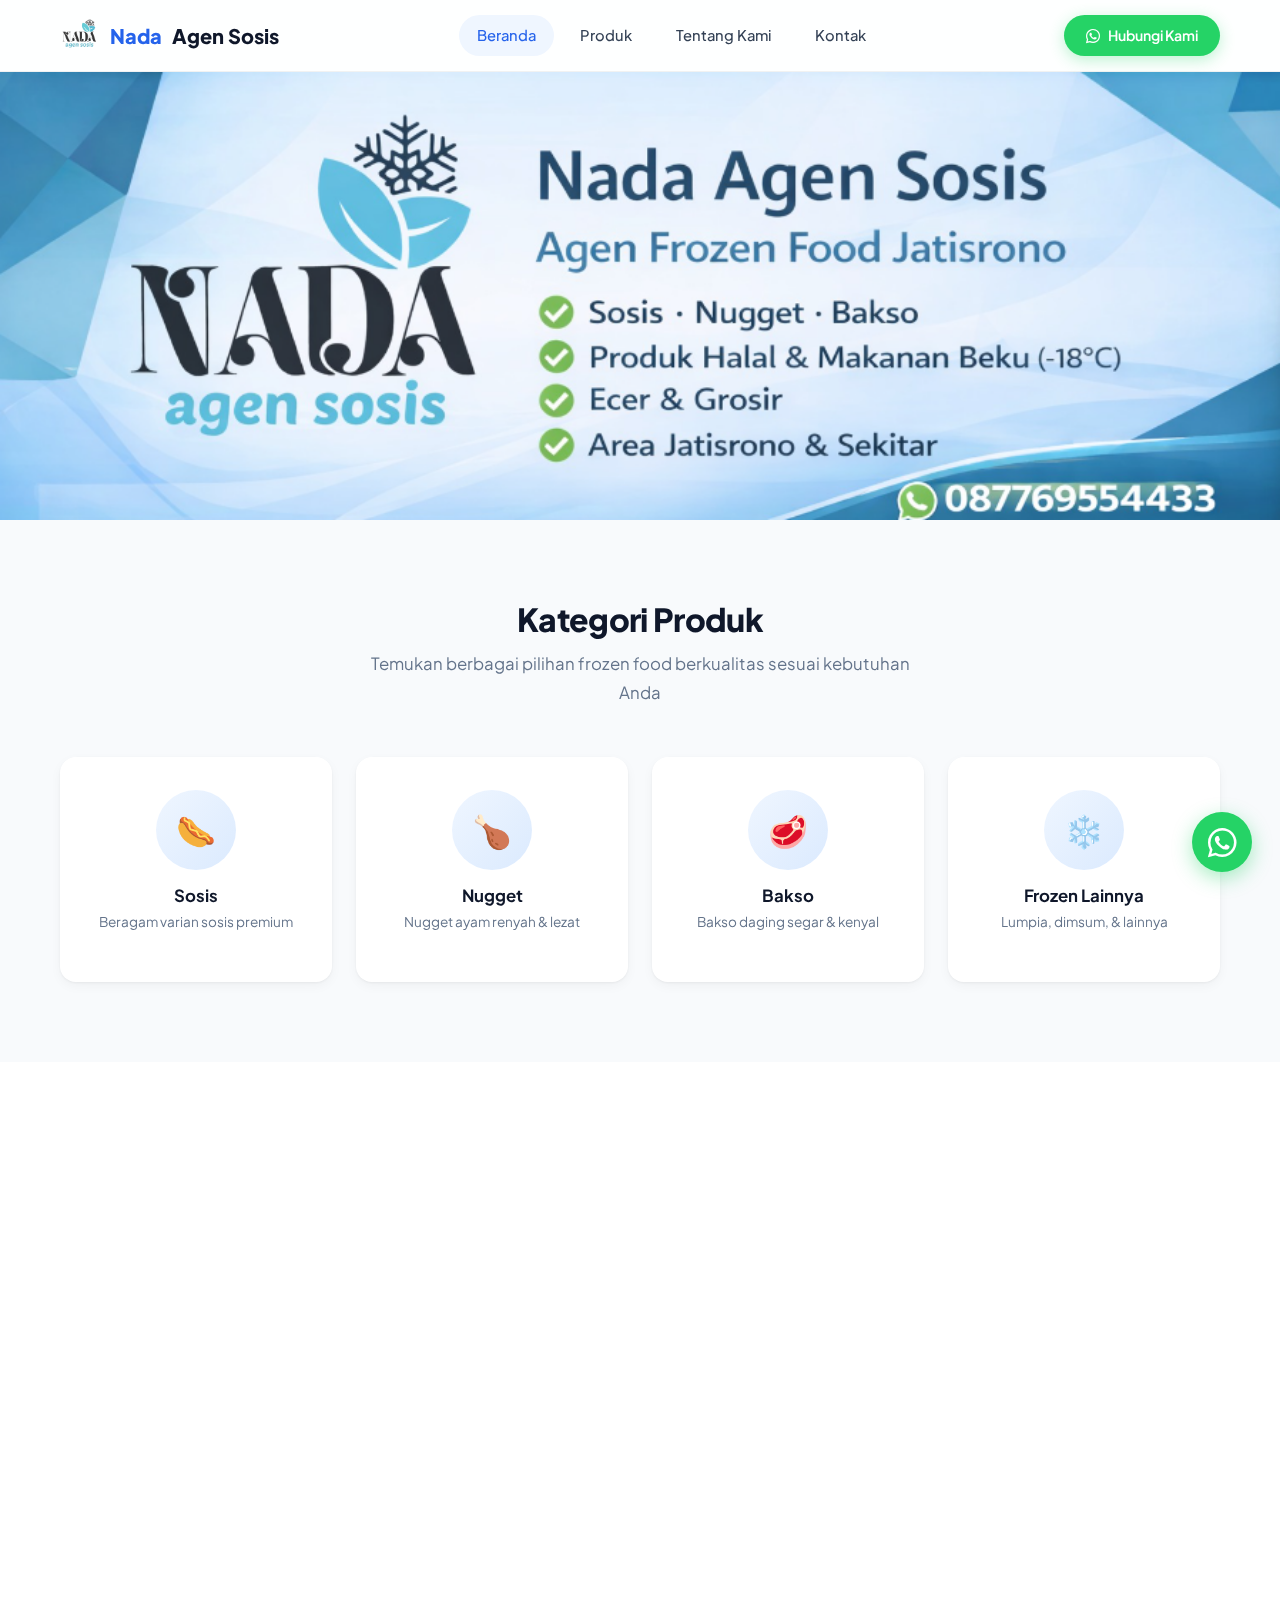
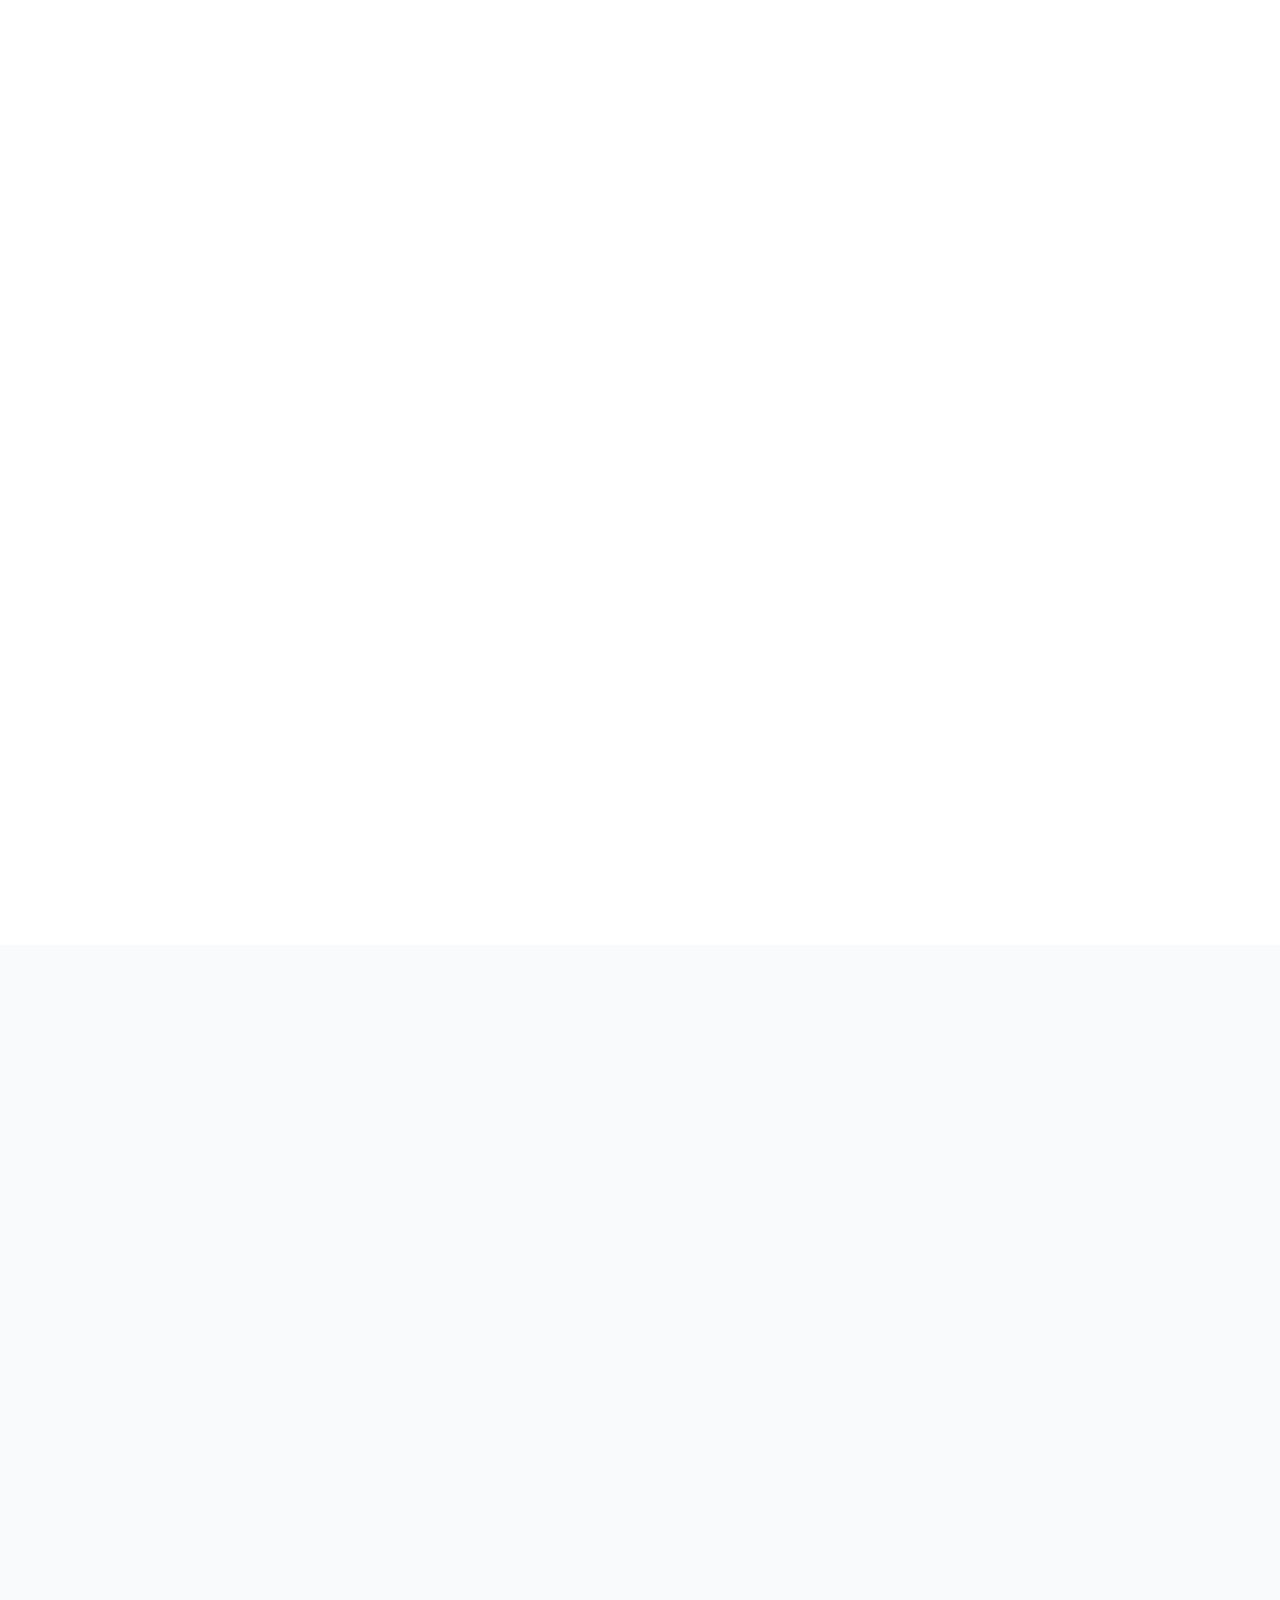
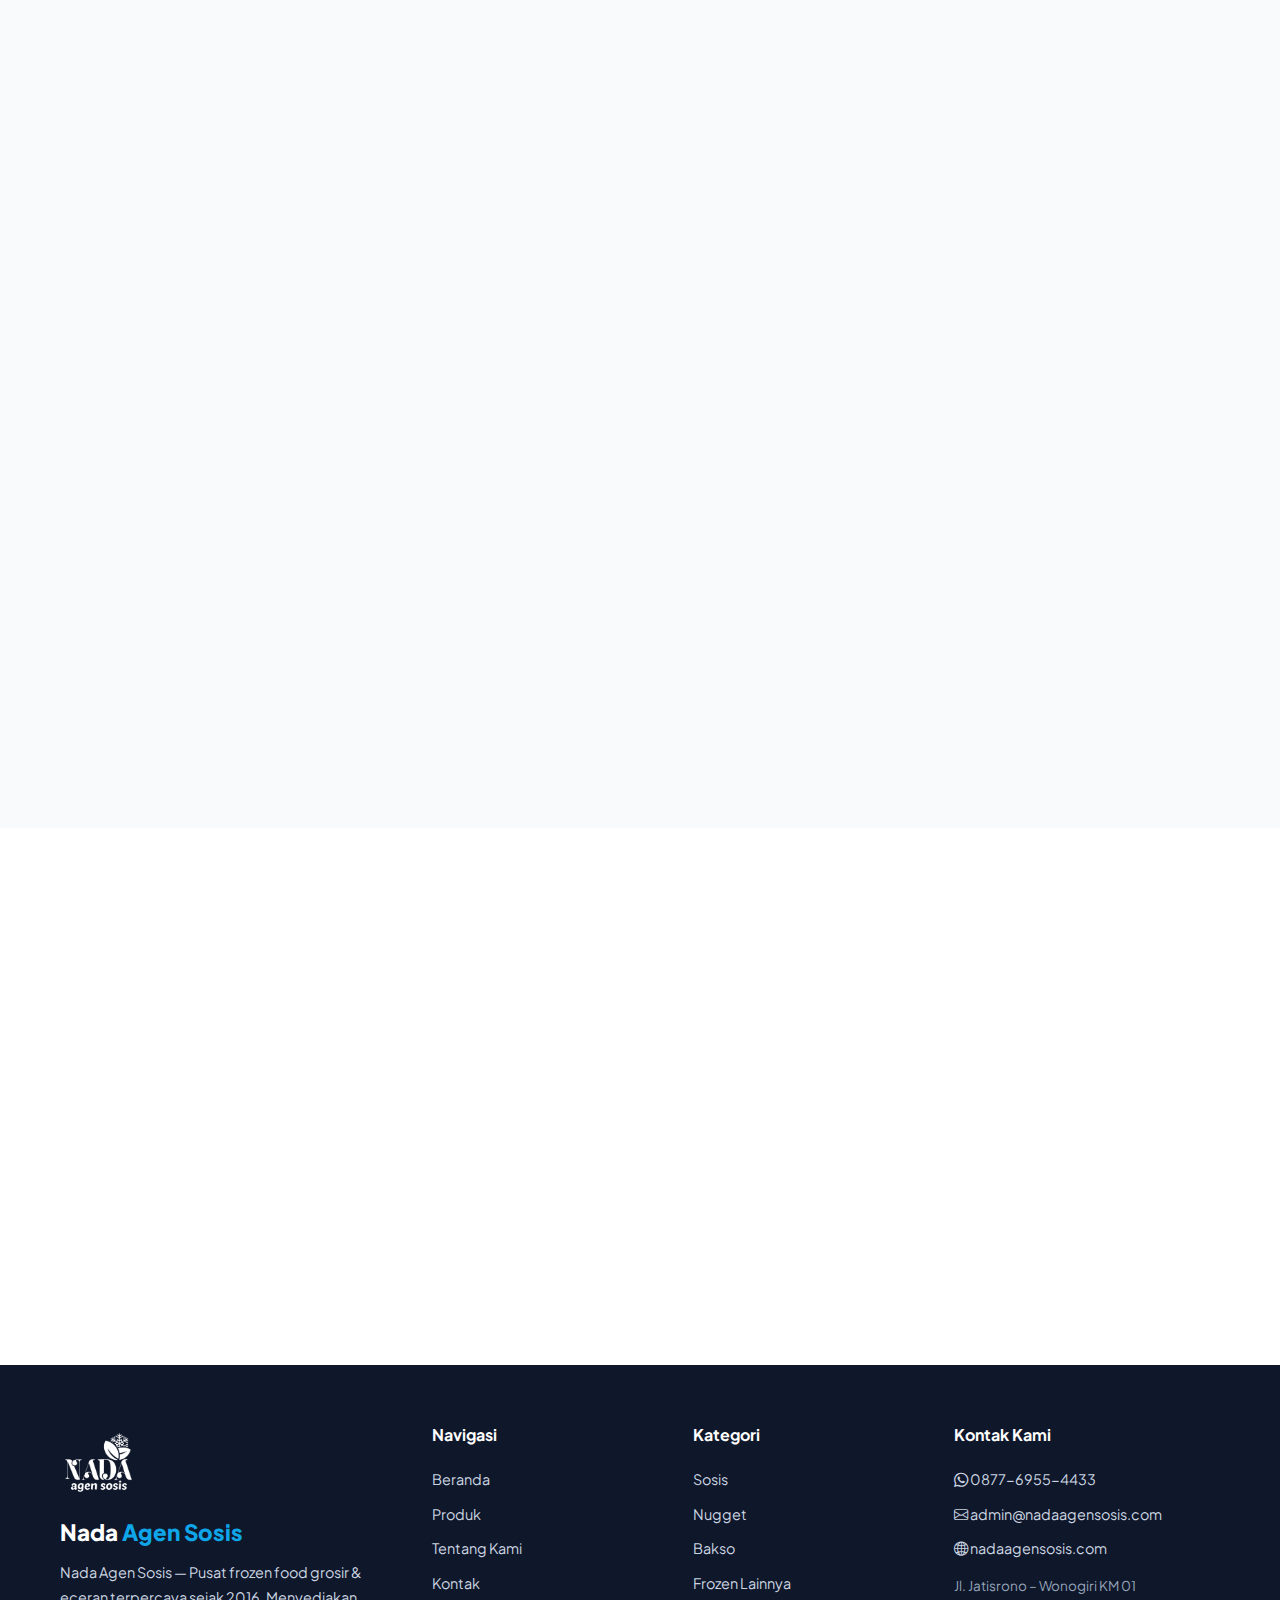
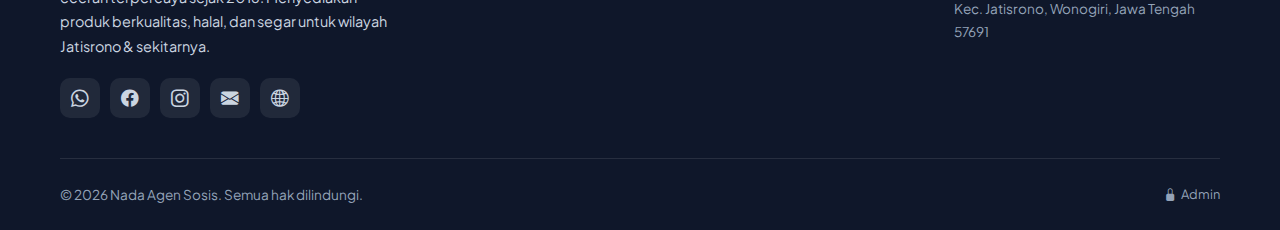
<file: index.html>
<!DOCTYPE html>
<html lang="id">

<head>
  <meta charset="UTF-8">
  <meta name="viewport" content="width=device-width, initial-scale=1.0">
  <title>Nada Agen Sosis — Pusat Frozen Food Grosir & Eceran Wonogiri</title>
  <meta name="description"
    content="Nada Agen Sosis menyediakan sosis, nugget, bakso & frozen food berkualitas halal. Grosir & eceran area Jatisrono, Wonogiri. Pesan via WhatsApp!">
  <meta name="keywords"
    content="frozen food wonogiri, agen sosis jatisrono, nugget grosir, bakso murah, frozen food halal">
  <meta name="author" content="Nada Agen Sosis">
  <meta property="og:title" content="Nada Agen Sosis — Pusat Frozen Food Wonogiri">
  <meta property="og:description"
    content="Menyediakan sosis, nugget, bakso & frozen food berkualitas halal. Grosir & eceran.">
  <meta property="og:type" content="website">
  <meta property="og:url" content="https://nadaagensosis.com">
  <meta property="og:image" content="https://nadaagensosis.com/img/logo.png">
  <meta property="og:image:alt" content="Nada Agen Sosis Logo">
  <link rel="icon" type="image/png" href="img/logo.png">
  <link rel="apple-touch-icon" href="img/logo.png">
  <link rel="canonical" href="https://nadaagensosis.com">
  <!-- Bootstrap 5.3 -->
  <link href="https://cdn.jsdelivr.net/npm/bootstrap@5.3.3/dist/css/bootstrap.min.css" rel="stylesheet">
  <!-- Bootstrap Icons -->
  <link href="https://cdn.jsdelivr.net/npm/bootstrap-icons@1.11.3/font/bootstrap-icons.min.css" rel="stylesheet">
  <!-- AOS Animation -->
  <link href="https://cdn.jsdelivr.net/npm/aos@2.3.4/dist/aos.css" rel="stylesheet">
  <!-- Custom CSS -->
  <link rel="stylesheet" href="style.css">
</head>

<body>

  <!-- ========== NAVBAR ========== -->
  <nav class="navbar" id="navbar">
    <div class="container">
      <a href="index.html" class="nav-logo">
        <img src="img/logo.png" alt="Nada Agen Sosis Logo" class="nav-logo-img">
        Nada<span> Agen Sosis</span>
      </a>
      <div class="nav-links" id="navLinks">
        <a href="index.html" class="active">Beranda</a>
        <a href="produk.html">Produk</a>
        <a href="tentang.html">Tentang Kami</a>
        <a href="kontak.html">Kontak</a>
      </div>
      <div class="nav-actions">
        <a href="https://wa.me/6287769554433?text=Halo%20Nada%20Agen%20Sosis%2C%20saya%20ingin%20bertanya"
          class="btn btn-wa" target="_blank" rel="noopener">
          <i class="bi bi-whatsapp"></i> Hubungi Kami
        </a>
      </div>
      <button class="hamburger" id="hamburger" aria-label="Menu Navigasi">
        <span></span><span></span><span></span>
      </button>
    </div>
  </nav>

  <!-- Mobile Menu -->
  <div class="mobile-menu" id="mobileMenu">
    <a href="index.html" class="active">Beranda</a>
    <a href="produk.html">Produk</a>
    <a href="tentang.html">Tentang Kami</a>
    <a href="kontak.html">Kontak</a>
    <a href="https://wa.me/6287769554433?text=Halo%20Nada%20Agen%20Sosis" class="btn btn-wa"
      style="margin-top:12px;justify-content:center" target="_blank" rel="noopener">
      <i class="bi bi-whatsapp"></i> Hubungi Kami
    </a>
  </div>

  <!-- ========== HERO BANNER ========== -->
  <section class="hero-banner" id="hero">
    <img src="img/hero-banner.png" alt="Nada Agen Sosis — Pusat Frozen Food Grosir & Eceran Wonogiri" width="1920"
      height="600">
  </section>



  <!-- ========== KATEGORI POPULER ========== -->
  <section class="section" id="kategori">
    <div class="container">
      <div class="section-title" data-aos="fade-up">
        <h2>Kategori Produk</h2>
        <p>Temukan berbagai pilihan frozen food berkualitas sesuai kebutuhan Anda</p>
      </div>
      <div class="categories-grid" id="categoriesGrid">
        <!-- Loaded dynamically from API -->
      </div>
    </div>
  </section>

  <!-- ========== PRODUK PALING LARIS ========== -->
  <section class="section" style="background:var(--white)" id="paling-laris">
    <div class="container">
      <div class="section-title" data-aos="fade-up">
        <h2>🔥 Paling Laris</h2>
        <p>Produk favorit pelanggan kami yang paling banyak dipesan</p>
      </div>
      <div class="products-grid" id="bestSellerGrid">
        <!-- Filled by JS -->
      </div>
    </div>
  </section>

  <!-- ========== PRODUK BARU ========== -->
  <section class="section" id="produk-baru">
    <div class="container">
      <div class="section-title" data-aos="fade-up">
        <h2>✨ Produk Baru</h2>
        <p>Produk terbaru yang baru saja tersedia di toko kami</p>
      </div>
      <div class="products-grid" id="newProductGrid">
        <!-- Filled by JS -->
      </div>
    </div>
  </section>

  <!-- ========== CARA PESAN ========== -->
  <section class="section" style="background:var(--white)">
    <div class="container">
      <div class="section-title" data-aos="fade-up">
        <h2>Cara Pemesanan</h2>
        <p>3 langkah mudah untuk mendapatkan produk frozen food favorit Anda</p>
      </div>
      <div class="categories-grid" style="grid-template-columns:repeat(3,1fr)">
        <div class="category-card" data-aos="fade-up" data-aos-delay="0">
          <div class="category-icon" style="font-size:1.6rem;background:linear-gradient(135deg,#DBEAFE,#BFDBFE)">
            <i class="bi bi-whatsapp" style="color:var(--primary)"></i>
          </div>
          <h3>1. Hubungi via WhatsApp</h3>
          <p>Chat kami di <strong>0877-6955-4433</strong> atau klik tombol WhatsApp</p>
        </div>
        <div class="category-card" data-aos="fade-up" data-aos-delay="100">
          <div class="category-icon" style="font-size:1.6rem;background:linear-gradient(135deg,#DBEAFE,#BFDBFE)">
            <i class="bi bi-cart-check-fill" style="color:var(--primary)"></i>
          </div>
          <h3>2. Pilih Produk</h3>
          <p>Pilih produk yang diinginkan dan konfirmasi pesanan Anda</p>
        </div>
        <div class="category-card" data-aos="fade-up" data-aos-delay="200">
          <div class="category-icon" style="font-size:1.6rem;background:linear-gradient(135deg,#DBEAFE,#BFDBFE)">
            <i class="bi bi-box-seam-fill" style="color:var(--primary)"></i>
          </div>
          <h3>3. Terima Pesanan</h3>
          <p>Pesanan disiapkan & bisa diambil di toko atau kami antarkan</p>
        </div>
      </div>
    </div>
  </section>

  <!-- ========== FOOTER ========== -->
  <footer class="footer">
    <div class="container">
      <div class="footer-grid">
        <div class="footer-brand">
          <img src="img/logo.png" alt="Nada Agen Sosis Logo" class="footer-logo-img">
          <h3>Nada<span> Agen Sosis</span></h3>
          <p>Nada Agen Sosis — Pusat frozen food grosir & eceran terpercaya sejak 2016. Menyediakan produk berkualitas,
            halal, dan segar untuk wilayah Jatisrono & sekitarnya.</p>
          <div class="footer-socials">
            <a href="https://wa.me/6287769554433" target="_blank" rel="noopener" aria-label="WhatsApp"><i
                class="bi bi-whatsapp"></i></a>
            <a href="https://facebook.com/nadaagensosisjatisrono" target="_blank" rel="noopener"
              aria-label="Facebook"><i class="bi bi-facebook"></i></a>
            <a href="https://instagram.com/nadaagensosis" target="_blank" rel="noopener" aria-label="Instagram"><i
                class="bi bi-instagram"></i></a>
            <a href="mailto:admin@nadaagensosis.com" aria-label="Email"><i class="bi bi-envelope-fill"></i></a>
            <a href="https://nadaagensosis.com" aria-label="Website"><i class="bi bi-globe2"></i></a>
          </div>
        </div>
        <div class="footer-col">
          <h4>Navigasi</h4>
          <a href="index.html">Beranda</a>
          <a href="produk.html">Produk</a>
          <a href="tentang.html">Tentang Kami</a>
          <a href="kontak.html">Kontak</a>
        </div>
        <div class="footer-col">
          <h4>Kategori</h4>
          <a href="produk.html#sosis">Sosis</a>
          <a href="produk.html#nugget">Nugget</a>
          <a href="produk.html#bakso">Bakso</a>
          <a href="produk.html#lainnya">Frozen Lainnya</a>
        </div>
        <div class="footer-col">
          <h4>Kontak Kami</h4>
          <a href="https://wa.me/6287769554433"><i class="bi bi-whatsapp"></i> 0877-6955-4433</a>
          <a href="mailto:admin@nadaagensosis.com"><i class="bi bi-envelope"></i> admin@nadaagensosis.com</a>
          <a href="https://nadaagensosis.com"><i class="bi bi-globe2"></i> nadaagensosis.com</a>
          <p style="font-size:.85rem;margin-top:8px;color:var(--dark-400)">Jl. Jatisrono – Wonogiri KM 01<br>Kec.
            Jatisrono, Wonogiri, Jawa Tengah 57691</p>
        </div>
      </div>
      <div class="footer-bottom"
        style="display:flex;justify-content:space-between;align-items:center;flex-wrap:wrap;gap:8px">
        <span>&copy; 2026 Nada Agen Sosis. Semua hak dilindungi.</span>
        <a href="admin/login.php"
          style="color:var(--dark-400);font-size:.8rem;text-decoration:none;display:inline-flex;align-items:center;gap:4px;transition:color .3s"
          onmouseover="this.style.color='#3B82F6'" onmouseout="this.style.color='var(--dark-400)'"><i
            class="bi bi-lock-fill"></i> Admin</a>
      </div>
    </div>
  </footer>

  <!-- Floating WhatsApp -->
  <a href="https://wa.me/6287769554433?text=Halo%20Nada%20Agen%20Sosis%2C%20saya%20ingin%20bertanya" class="floating-wa"
    target="_blank" rel="noopener" aria-label="Chat WhatsApp" id="floatingWa">
    <i class="bi bi-whatsapp"></i>
  </a>

  <!-- Back to Top -->
  <a href="#" class="back-to-top" id="backToTop" aria-label="Kembali ke atas">
    <i class="bi bi-chevron-up"></i>
  </a>

  <!-- Scripts -->
  <script src="https://cdn.jsdelivr.net/npm/bootstrap@5.3.3/dist/js/bootstrap.bundle.min.js"></script>
  <script src="https://cdn.jsdelivr.net/npm/aos@2.3.4/dist/aos.js"></script>
  <script src="products-data.js"></script>
  <script src="main.js"></script>
</body>

</html>
</file>
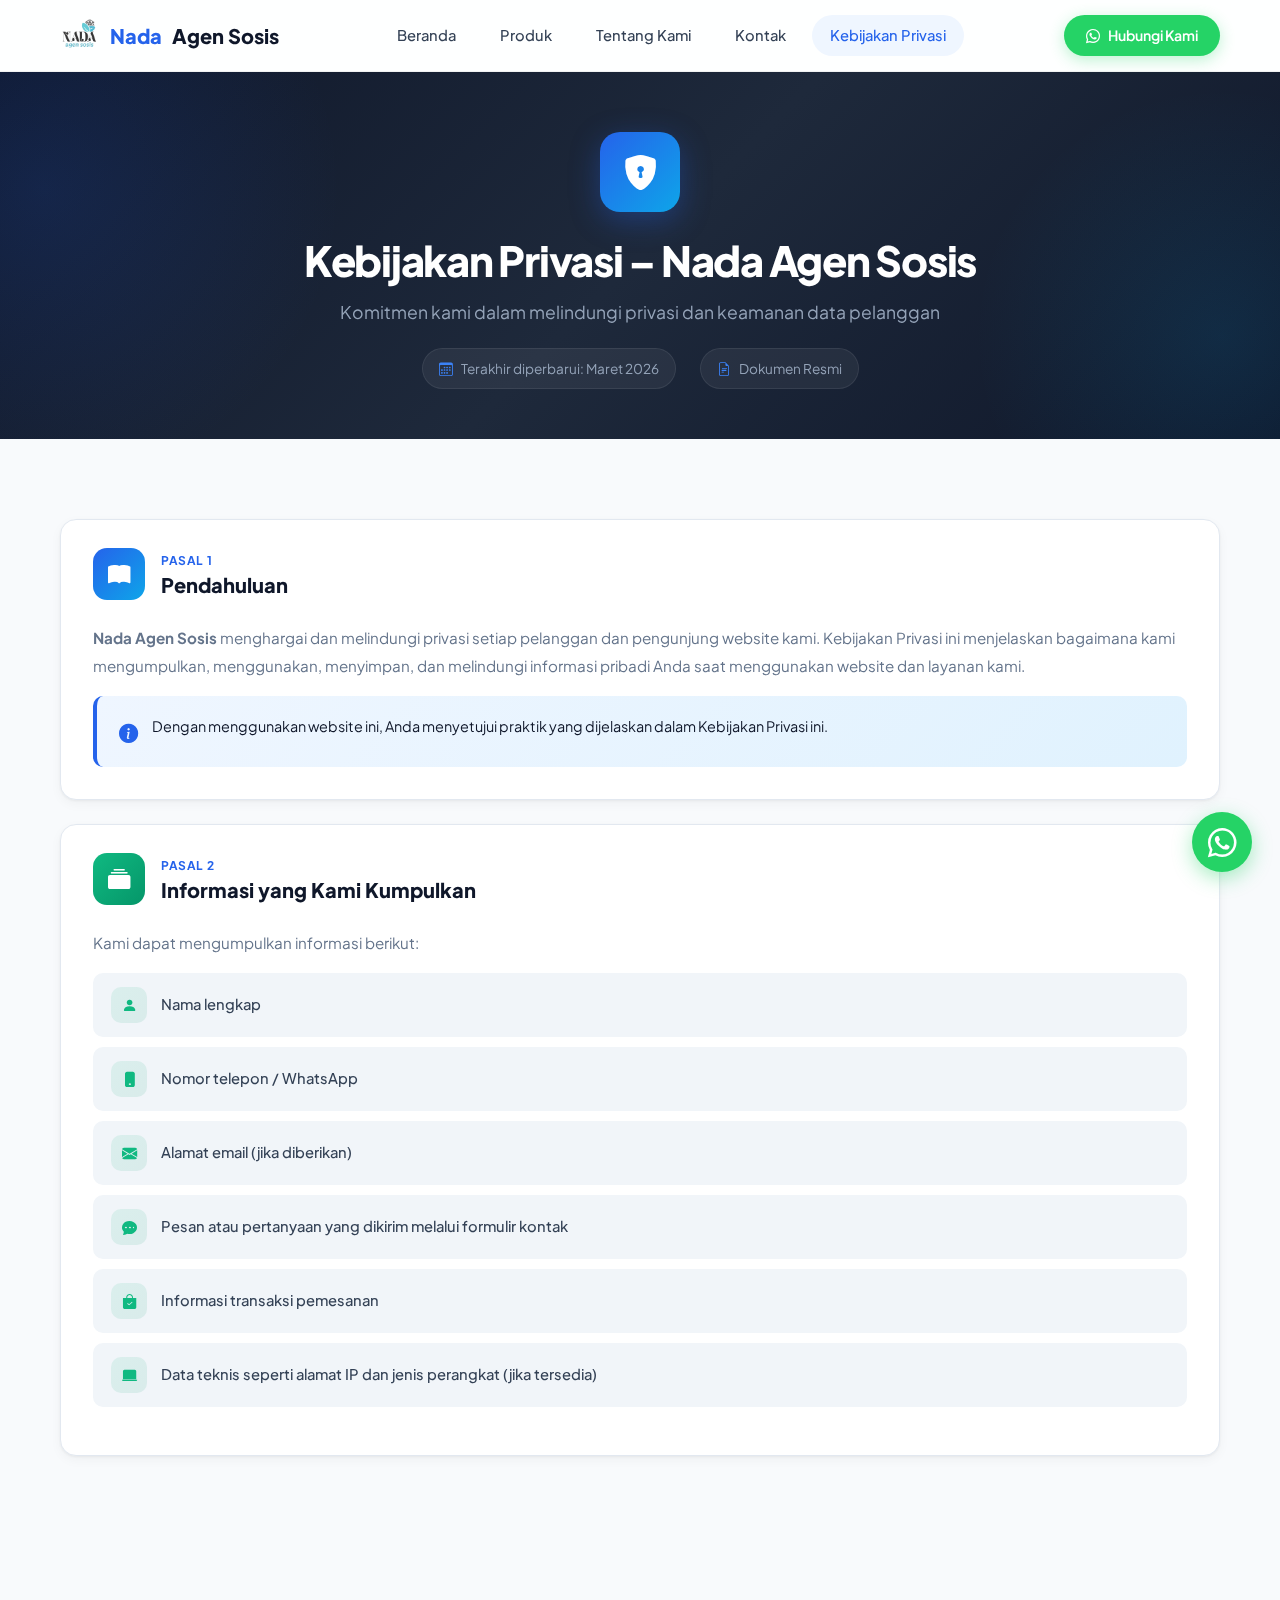
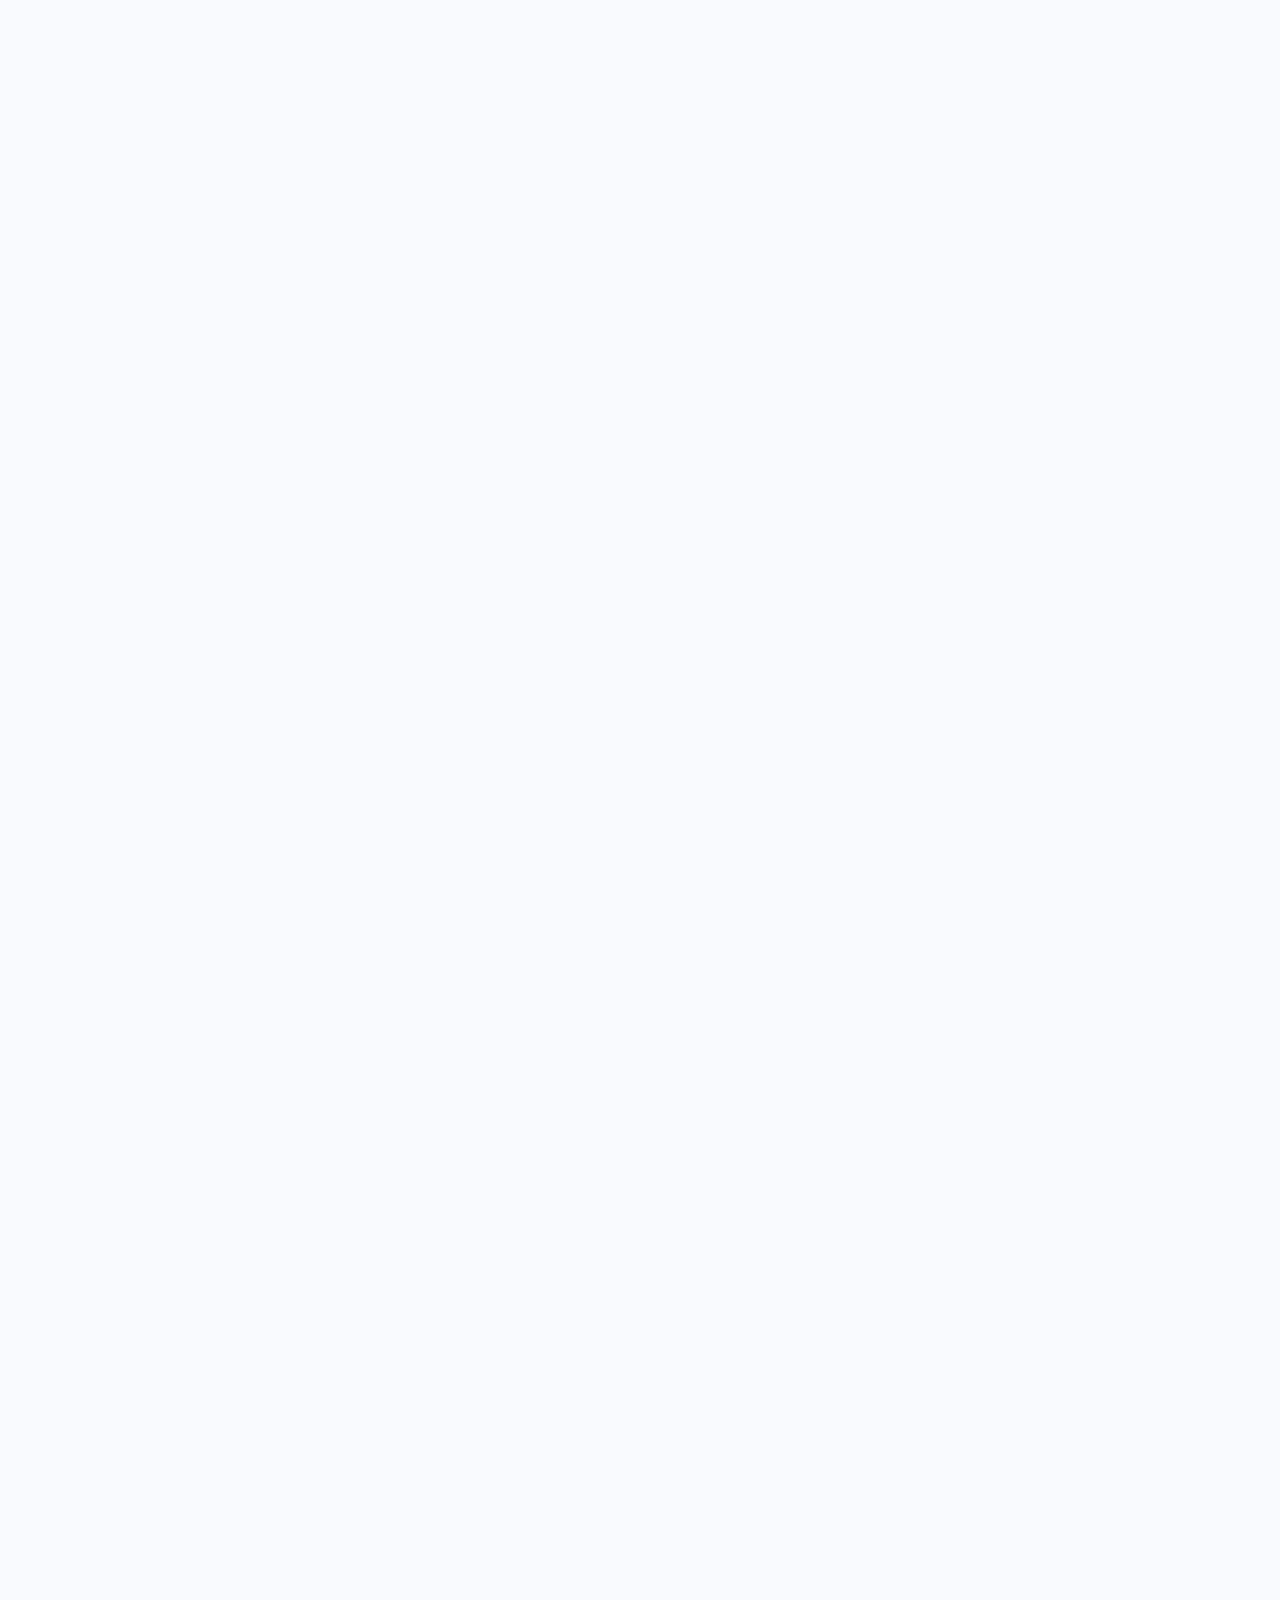
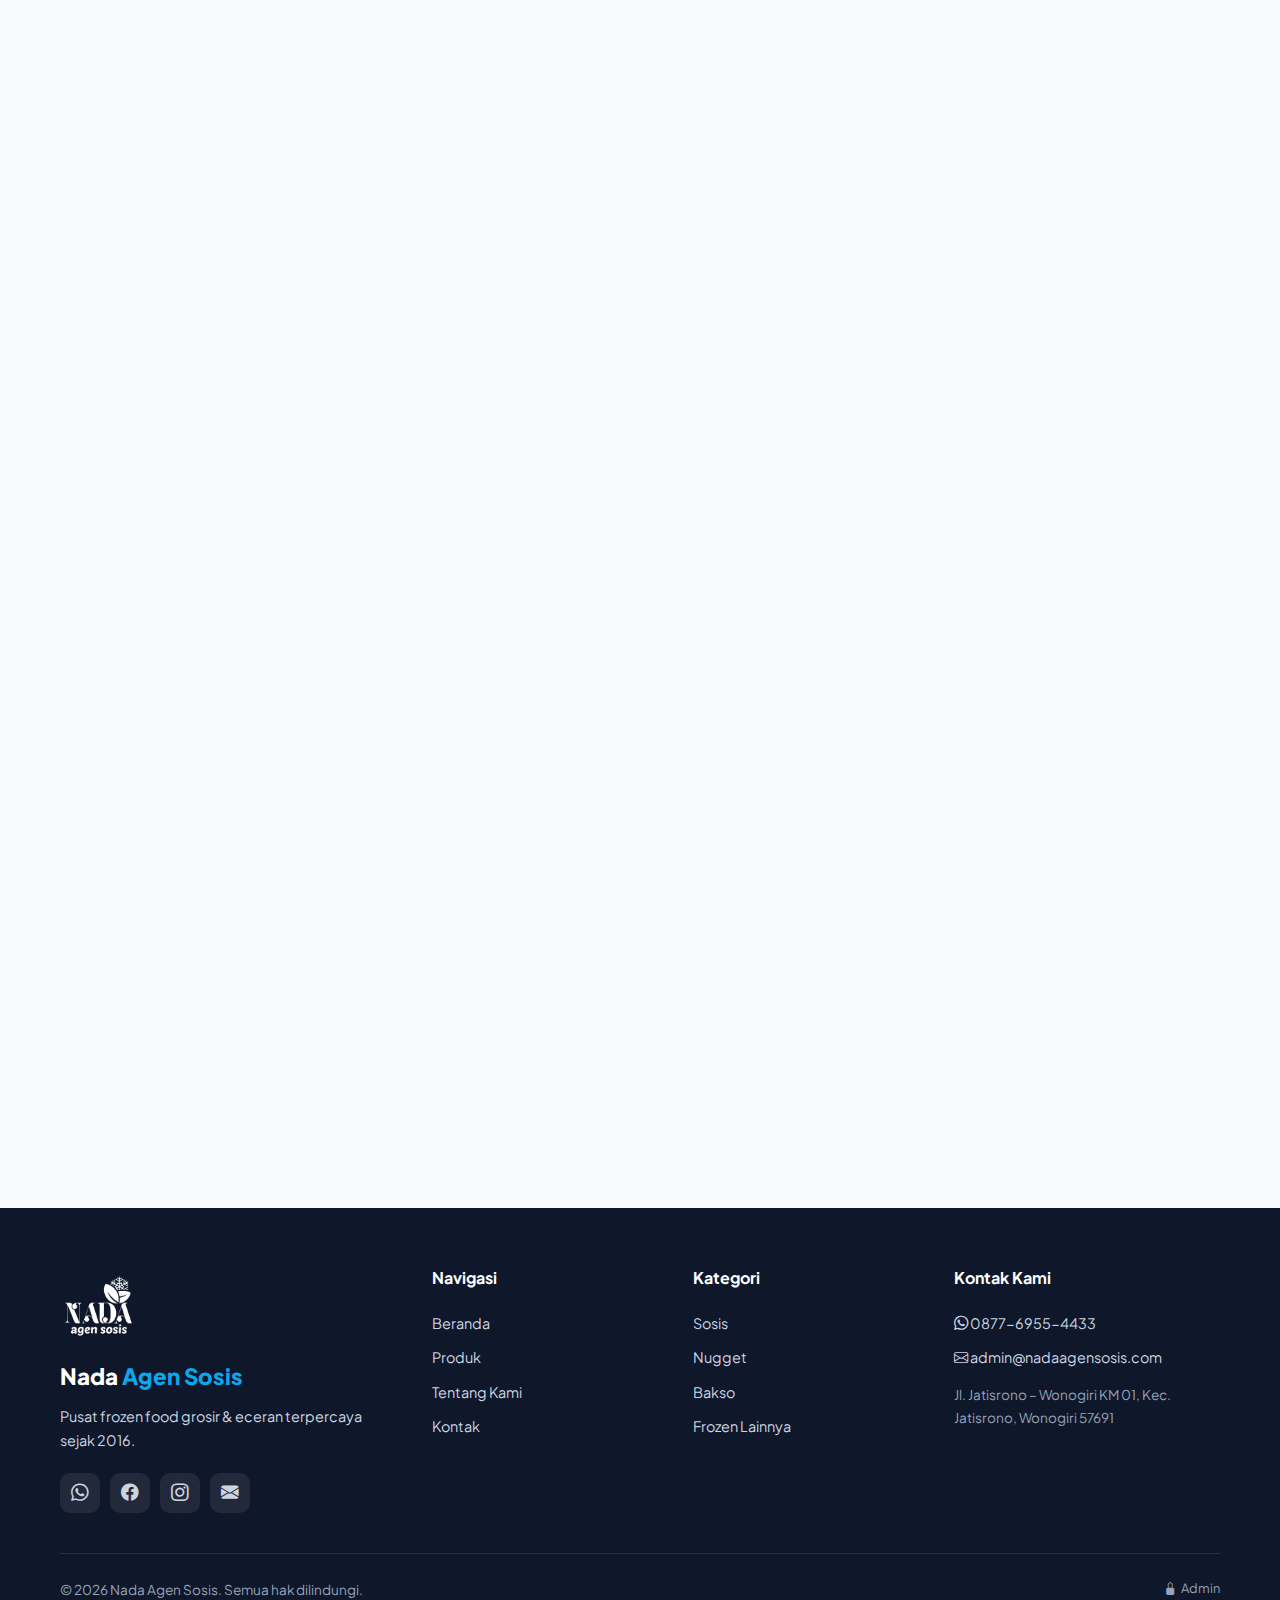
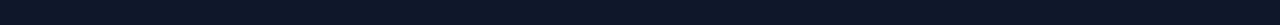
<file: kebijakan-privasi.html>
<!DOCTYPE html>
<html lang="id">

<head>
    <meta charset="UTF-8">
    <meta name="viewport" content="width=device-width, initial-scale=1.0">
    <title>Kebijakan Privasi — Nada Agen Sosis | Perlindungan Data Pelanggan</title>
    <meta name="description"
        content="Kebijakan Privasi Nada Agen Sosis. Kami menghargai dan melindungi privasi setiap pelanggan dan pengunjung website kami.">
    <meta property="og:title" content="Kebijakan Privasi — Nada Agen Sosis">
    <meta property="og:description"
        content="Kebijakan Privasi Nada Agen Sosis. Kami menghargai dan melindungi privasi pelanggan.">
    <meta property="og:type" content="website">
    <meta property="og:url" content="https://nadaagensosis.com/kebijakan-privasi.html">
    <meta property="og:image" content="https://nadaagensosis.com/img/logo.png">
    <meta property="og:image:alt" content="Nada Agen Sosis Logo">
    <link rel="icon" type="image/png" href="img/logo.png">
    <link rel="apple-touch-icon" href="img/logo.png">
    <link rel="canonical" href="https://nadaagensosis.com/kebijakan-privasi.html">
    <link href="https://cdn.jsdelivr.net/npm/bootstrap@5.3.3/dist/css/bootstrap.min.css" rel="stylesheet">
    <link href="https://cdn.jsdelivr.net/npm/bootstrap-icons@1.11.3/font/bootstrap-icons.min.css" rel="stylesheet">
    <link href="https://cdn.jsdelivr.net/npm/aos@2.3.4/dist/aos.css" rel="stylesheet">
    <link rel="stylesheet" href="style.css">
</head>

<body>

    <!-- NAVBAR -->
    <nav class="navbar" id="navbar">
        <div class="container">
            <a href="index.html" class="nav-logo"><img src="img/logo.png" alt="Nada Agen Sosis Logo"
                    class="nav-logo-img"> Nada<span> Agen Sosis</span></a>
            <div class="nav-links" id="navLinks">
                <a href="index.html">Beranda</a>
                <a href="produk.html">Produk</a>
                <a href="tentang.html">Tentang Kami</a>
                <a href="kontak.html">Kontak</a>
                <a href="kebijakan-privasi.html" class="active">Kebijakan Privasi</a>
            </div>
            <div class="nav-actions">
                <a href="https://wa.me/6287769554433?text=Halo%20Nada%20Agen%20Sosis" class="btn btn-wa" target="_blank"
                    rel="noopener"><i class="bi bi-whatsapp"></i> Hubungi Kami</a>
            </div>
            <button class="hamburger" id="hamburger" aria-label="Menu"><span></span><span></span><span></span></button>
        </div>
    </nav>
    <div class="mobile-menu" id="mobileMenu">
        <a href="index.html">Beranda</a>
        <a href="produk.html">Produk</a>
        <a href="tentang.html">Tentang Kami</a>
        <a href="kontak.html">Kontak</a>
        <a href="kebijakan-privasi.html" class="active">Kebijakan Privasi</a>
        <a href="https://wa.me/6287769554433" class="btn btn-wa" style="margin-top:12px;justify-content:center"
            target="_blank" rel="noopener"><i class="bi bi-whatsapp"></i> Hubungi Kami</a>
    </div>

    <!-- PAGE HEADER -->
    <div class="page-header privacy-hero">
        <div class="container">
            <div class="privacy-hero-icon" data-aos="zoom-in">
                <i class="bi bi-shield-lock-fill"></i>
            </div>
            <h1 data-aos="fade-up" data-aos-delay="100">Kebijakan Privasi – Nada Agen Sosis</h1>
            <p data-aos="fade-up" data-aos-delay="200">Komitmen kami dalam melindungi privasi dan keamanan data
                pelanggan</p>
            <div class="privacy-meta" data-aos="fade-up" data-aos-delay="300">
                <span><i class="bi bi-calendar3"></i> Terakhir diperbarui: Maret 2026</span>
                <span><i class="bi bi-file-earmark-text"></i> Dokumen Resmi</span>
            </div>
        </div>
    </div>

    <!-- PRIVACY POLICY CONTENT -->
    <section class="section privacy-section">
        <div class="container">
            <div class="privacy-layout">



                <!-- Main Content -->
                <div class="privacy-content">

                    <!-- Section 1 -->
                    <div class="privacy-card" id="pendahuluan" data-aos="fade-up">
                        <div class="privacy-card-header">
                            <div class="privacy-card-icon" style="background:linear-gradient(135deg,#2563EB,#0EA5E9)">
                                <i class="bi bi-book-fill"></i>
                            </div>
                            <div>
                                <span class="privacy-card-number">Pasal 1</span>
                                <h2>Pendahuluan</h2>
                            </div>
                        </div>
                        <div class="privacy-card-body">
                            <p><strong>Nada Agen Sosis</strong> menghargai dan melindungi privasi setiap pelanggan dan
                                pengunjung website kami. Kebijakan Privasi ini menjelaskan bagaimana kami mengumpulkan,
                                menggunakan, menyimpan, dan melindungi informasi pribadi Anda saat menggunakan website
                                dan layanan kami.</p>
                            <div class="privacy-highlight">
                                <i class="bi bi-info-circle-fill"></i>
                                <p>Dengan menggunakan website ini, Anda menyetujui praktik yang dijelaskan dalam
                                    Kebijakan Privasi ini.</p>
                            </div>
                        </div>
                    </div>

                    <!-- Section 2 -->
                    <div class="privacy-card" id="informasi" data-aos="fade-up">
                        <div class="privacy-card-header">
                            <div class="privacy-card-icon" style="background:linear-gradient(135deg,#10B981,#059669)">
                                <i class="bi bi-collection-fill"></i>
                            </div>
                            <div>
                                <span class="privacy-card-number">Pasal 2</span>
                                <h2>Informasi yang Kami Kumpulkan</h2>
                            </div>
                        </div>
                        <div class="privacy-card-body">
                            <p>Kami dapat mengumpulkan informasi berikut:</p>
                            <ul class="privacy-list">
                                <li>
                                    <div class="privacy-list-icon"><i class="bi bi-person-fill"></i></div>
                                    <span>Nama lengkap</span>
                                </li>
                                <li>
                                    <div class="privacy-list-icon"><i class="bi bi-phone-fill"></i></div>
                                    <span>Nomor telepon / WhatsApp</span>
                                </li>
                                <li>
                                    <div class="privacy-list-icon"><i class="bi bi-envelope-fill"></i></div>
                                    <span>Alamat email (jika diberikan)</span>
                                </li>
                                <li>
                                    <div class="privacy-list-icon"><i class="bi bi-chat-dots-fill"></i></div>
                                    <span>Pesan atau pertanyaan yang dikirim melalui formulir kontak</span>
                                </li>
                                <li>
                                    <div class="privacy-list-icon"><i class="bi bi-bag-check-fill"></i></div>
                                    <span>Informasi transaksi pemesanan</span>
                                </li>
                                <li>
                                    <div class="privacy-list-icon"><i class="bi bi-laptop-fill"></i></div>
                                    <span>Data teknis seperti alamat IP dan jenis perangkat (jika tersedia)</span>
                                </li>
                            </ul>
                        </div>
                    </div>

                    <!-- Section 3 -->
                    <div class="privacy-card" id="tujuan" data-aos="fade-up">
                        <div class="privacy-card-header">
                            <div class="privacy-card-icon" style="background:linear-gradient(135deg,#F59E0B,#D97706)">
                                <i class="bi bi-bullseye"></i>
                            </div>
                            <div>
                                <span class="privacy-card-number">Pasal 3</span>
                                <h2>Tujuan Penggunaan Informasi</h2>
                            </div>
                        </div>
                        <div class="privacy-card-body">
                            <p>Informasi yang dikumpulkan digunakan untuk:</p>
                            <ul class="privacy-list">
                                <li>
                                    <div class="privacy-list-icon"
                                        style="background:var(--primary-50);color:var(--primary)"><i
                                            class="bi bi-chat-left-text-fill"></i></div>
                                    <span>Menanggapi pertanyaan pelanggan</span>
                                </li>
                                <li>
                                    <div class="privacy-list-icon"
                                        style="background:var(--primary-50);color:var(--primary)"><i
                                            class="bi bi-info-circle-fill"></i></div>
                                    <span>Memberikan informasi produk dan layanan</span>
                                </li>
                                <li>
                                    <div class="privacy-list-icon"
                                        style="background:var(--primary-50);color:var(--primary)"><i
                                            class="bi bi-cart-check-fill"></i></div>
                                    <span>Memproses pemesanan</span>
                                </li>
                                <li>
                                    <div class="privacy-list-icon"
                                        style="background:var(--primary-50);color:var(--primary)"><i
                                            class="bi bi-telephone-fill"></i></div>
                                    <span>Menghubungi pelanggan terkait pesanan</span>
                                </li>
                                <li>
                                    <div class="privacy-list-icon"
                                        style="background:var(--primary-50);color:var(--primary)"><i
                                            class="bi bi-graph-up-arrow"></i></div>
                                    <span>Meningkatkan kualitas layanan kami</span>
                                </li>
                            </ul>
                            <div class="privacy-highlight success">
                                <i class="bi bi-check-circle-fill"></i>
                                <p>Kami <strong>tidak menggunakan</strong> data pelanggan untuk tujuan yang melanggar
                                    hukum.</p>
                            </div>
                        </div>
                    </div>

                    <!-- Section 4 -->
                    <div class="privacy-card" id="keamanan" data-aos="fade-up">
                        <div class="privacy-card-header">
                            <div class="privacy-card-icon" style="background:linear-gradient(135deg,#8B5CF6,#6D28D9)">
                                <i class="bi bi-shield-check"></i>
                            </div>
                            <div>
                                <span class="privacy-card-number">Pasal 4</span>
                                <h2>Kerahasiaan dan Keamanan Data</h2>
                            </div>
                        </div>
                        <div class="privacy-card-body">
                            <div class="privacy-security-grid">
                                <div class="privacy-security-item">
                                    <div class="privacy-security-icon">
                                        <i class="bi bi-lock-fill"></i>
                                    </div>
                                    <div>
                                        <h4>Keamanan Informasi</h4>
                                        <p>Kami menjaga keamanan informasi pribadi pelanggan dengan langkah-langkah yang
                                            wajar dan sesuai standar keamanan.</p>
                                    </div>
                                </div>
                                <div class="privacy-security-item">
                                    <div class="privacy-security-icon">
                                        <i class="bi bi-eye-slash-fill"></i>
                                    </div>
                                    <div>
                                        <h4>Kerahasiaan Terjamin</h4>
                                        <p>Kami <strong>tidak menjual, menyewakan, atau membagikan</strong> informasi
                                            pribadi pelanggan kepada pihak ketiga tanpa izin, kecuali jika diwajibkan
                                            oleh hukum.</p>
                                    </div>
                                </div>
                            </div>
                        </div>
                    </div>

                    <!-- Section 5 -->
                    <div class="privacy-card" id="penyimpanan" data-aos="fade-up">
                        <div class="privacy-card-header">
                            <div class="privacy-card-icon" style="background:linear-gradient(135deg,#EC4899,#DB2777)">
                                <i class="bi bi-database-fill"></i>
                            </div>
                            <div>
                                <span class="privacy-card-number">Pasal 5</span>
                                <h2>Penyimpanan Data</h2>
                            </div>
                        </div>
                        <div class="privacy-card-body">
                            <div class="privacy-storage-grid">
                                <div class="privacy-storage-item">
                                    <i class="bi bi-clock-history"></i>
                                    <h4>Durasi Penyimpanan</h4>
                                    <p>Data pelanggan disimpan selama diperlukan untuk keperluan pelayanan, komunikasi,
                                        dan pencatatan transaksi.</p>
                                </div>
                                <div class="privacy-storage-item">
                                    <i class="bi bi-trash3-fill"></i>
                                    <h4>Penghapusan Data</h4>
                                    <p>Setelah tidak diperlukan, data dapat dihapus atau dimusnahkan sesuai kebijakan
                                        internal kami.</p>
                                </div>
                            </div>
                        </div>
                    </div>

                    <!-- Section 6 -->
                    <div class="privacy-card" id="hak" data-aos="fade-up">
                        <div class="privacy-card-header">
                            <div class="privacy-card-icon" style="background:linear-gradient(135deg,#14B8A6,#0D9488)">
                                <i class="bi bi-person-check-fill"></i>
                            </div>
                            <div>
                                <span class="privacy-card-number">Pasal 6</span>
                                <h2>Hak Pengguna</h2>
                            </div>
                        </div>
                        <div class="privacy-card-body">
                            <p>Anda memiliki hak untuk:</p>
                            <div class="privacy-rights-grid">
                                <div class="privacy-right-card">
                                    <div class="privacy-right-icon">
                                        <i class="bi bi-search"></i>
                                    </div>
                                    <h4>Akses Data</h4>
                                    <p>Meminta akses terhadap data pribadi Anda</p>
                                </div>
                                <div class="privacy-right-card">
                                    <div class="privacy-right-icon">
                                        <i class="bi bi-pencil-square"></i>
                                    </div>
                                    <h4>Koreksi Data</h4>
                                    <p>Meminta koreksi data yang tidak akurat</p>
                                </div>
                                <div class="privacy-right-card">
                                    <div class="privacy-right-icon">
                                        <i class="bi bi-x-octagon-fill"></i>
                                    </div>
                                    <h4>Hapus Data</h4>
                                    <p>Meminta penghapusan data pribadi Anda</p>
                                </div>
                            </div>
                            <div class="privacy-highlight">
                                <i class="bi bi-envelope-fill"></i>
                                <p>Untuk permintaan tersebut, silakan hubungi kami melalui email yang tercantum di
                                    bawah.</p>
                            </div>
                        </div>
                    </div>

                    <!-- Section 7 -->
                    <div class="privacy-card" id="penghapusan" data-aos="fade-up">
                        <div class="privacy-card-header">
                            <div class="privacy-card-icon" style="background:linear-gradient(135deg,#EF4444,#DC2626)">
                                <i class="bi bi-trash-fill"></i>
                            </div>
                            <div>
                                <span class="privacy-card-number">Pasal 7</span>
                                <h2>Permintaan Penghapusan Data</h2>
                            </div>
                        </div>
                        <div class="privacy-card-body">
                            <p>Apabila Anda ingin mengajukan permintaan penghapusan data pribadi, silakan kirim email
                                ke:</p>
                            <div class="privacy-cta-box">
                                <div class="privacy-cta-icon">
                                    <i class="bi bi-envelope-at-fill"></i>
                                </div>
                                <div>
                                    <h4>Kirim Permintaan via Email</h4>
                                    <a href="mailto:selistyanto83@gmail.com" class="privacy-email-link">📧
                                        selistyanto83@gmail.com</a>
                                    <p class="privacy-cta-note">Dengan subjek: <strong>Permintaan Penghapusan
                                            Data</strong></p>
                                </div>
                            </div>
                            <div class="privacy-highlight warning">
                                <i class="bi bi-exclamation-triangle-fill"></i>
                                <p>Permintaan akan diproses dalam waktu yang wajar sesuai kebijakan yang berlaku.</p>
                            </div>
                        </div>
                    </div>

                    <!-- Section 8 -->
                    <div class="privacy-card" id="perubahan" data-aos="fade-up">
                        <div class="privacy-card-header">
                            <div class="privacy-card-icon" style="background:linear-gradient(135deg,#F97316,#EA580C)">
                                <i class="bi bi-arrow-repeat"></i>
                            </div>
                            <div>
                                <span class="privacy-card-number">Pasal 8</span>
                                <h2>Perubahan Kebijakan</h2>
                            </div>
                        </div>
                        <div class="privacy-card-body">
                            <p><strong>Nada Agen Sosis</strong> dapat memperbarui Kebijakan Privasi ini dari waktu ke
                                waktu. Perubahan akan ditampilkan pada halaman ini.</p>
                        </div>
                    </div>

                    <!-- Section 9 -->
                    <div class="privacy-card" id="kontak" data-aos="fade-up">
                        <div class="privacy-card-header">
                            <div class="privacy-card-icon" style="background:linear-gradient(135deg,#2563EB,#0EA5E9)">
                                <i class="bi bi-headset"></i>
                            </div>
                            <div>
                                <span class="privacy-card-number">Pasal 9</span>
                                <h2>Informasi Kontak</h2>
                            </div>
                        </div>
                        <div class="privacy-card-body">
                            <p>Jika Anda memiliki pertanyaan mengenai Kebijakan Privasi ini, silakan hubungi:</p>
                            <div class="privacy-contact-grid">
                                <a href="mailto:selistyanto83@gmail.com" class="privacy-contact-card">
                                    <div class="privacy-contact-icon email">
                                        <i class="bi bi-envelope-fill"></i>
                                    </div>
                                    <h4>Email</h4>
                                    <p>selistyanto83@gmail.com</p>
                                </a>
                                <a href="https://wa.me/6287769554433" target="_blank" rel="noopener"
                                    class="privacy-contact-card">
                                    <div class="privacy-contact-icon whatsapp">
                                        <i class="bi bi-whatsapp"></i>
                                    </div>
                                    <h4>WhatsApp</h4>
                                    <p>0877-6955-4433</p>
                                </a>
                            </div>
                        </div>
                    </div>

                </div>
            </div>
        </div>
    </section>

    <!-- FOOTER -->
    <footer class="footer">
        <div class="container">
            <div class="footer-grid">
                <div class="footer-brand">
                    <img src="img/logo.png" alt="Nada Agen Sosis Logo" class="footer-logo-img">
                    <h3>Nada<span> Agen Sosis</span></h3>
                    <p>Pusat frozen food grosir & eceran terpercaya sejak 2016.</p>
                    <div class="footer-socials">
                        <a href="https://wa.me/6287769554433" target="_blank" rel="noopener" aria-label="WhatsApp"><i
                                class="bi bi-whatsapp"></i></a>
                        <a href="https://facebook.com/nadaagensosisjatisrono" target="_blank" rel="noopener"
                            aria-label="Facebook"><i class="bi bi-facebook"></i></a>
                        <a href="https://instagram.com/nadaagensosis" target="_blank" rel="noopener"
                            aria-label="Instagram"><i class="bi bi-instagram"></i></a>
                        <a href="mailto:admin@nadaagensosis.com" aria-label="Email"><i
                                class="bi bi-envelope-fill"></i></a>
                    </div>
                </div>
                <div class="footer-col">
                    <h4>Navigasi</h4>
                    <a href="index.html">Beranda</a>
                    <a href="produk.html">Produk</a>
                    <a href="tentang.html">Tentang Kami</a>
                    <a href="kontak.html">Kontak</a>
                </div>
                <div class="footer-col">
                    <h4>Kategori</h4>
                    <a href="produk.html#sosis">Sosis</a>
                    <a href="produk.html#nugget">Nugget</a>
                    <a href="produk.html#bakso">Bakso</a>
                    <a href="produk.html#lainnya">Frozen Lainnya</a>
                </div>
                <div class="footer-col">
                    <h4>Kontak Kami</h4>
                    <a href="https://wa.me/6287769554433"><i class="bi bi-whatsapp"></i> 0877-6955-4433</a>
                    <a href="mailto:admin@nadaagensosis.com"><i class="bi bi-envelope"></i> admin@nadaagensosis.com</a>
                    <p style="font-size:.85rem;margin-top:8px;color:var(--dark-400)">Jl. Jatisrono – Wonogiri KM 01,
                        Kec. Jatisrono, Wonogiri 57691</p>
                </div>
            </div>
            <div class="footer-bottom"
                style="display:flex;justify-content:space-between;align-items:center;flex-wrap:wrap;gap:8px">
                <span>&copy; 2026 Nada Agen Sosis. Semua hak dilindungi.</span><a href="admin/login.php"
                    style="color:var(--dark-400);font-size:.8rem;text-decoration:none;display:inline-flex;align-items:center;gap:4px;transition:color .3s"
                    onmouseover="this.style.color='#3B82F6'" onmouseout="this.style.color='var(--dark-400)'"><i
                        class="bi bi-lock-fill"></i> Admin</a>
            </div>
        </div>
    </footer>

    <a href="https://wa.me/6287769554433" class="floating-wa" target="_blank" rel="noopener"
        aria-label="Chat WhatsApp"><i class="bi bi-whatsapp"></i></a>
    <a href="#" class="back-to-top" id="backToTop" aria-label="Kembali ke atas"><i class="bi bi-chevron-up"></i></a>

    <script src="https://cdn.jsdelivr.net/npm/bootstrap@5.3.3/dist/js/bootstrap.bundle.min.js"></script>
    <script src="https://cdn.jsdelivr.net/npm/aos@2.3.4/dist/aos.js"></script>
    <script src="products-data.js"></script>
    <script src="main.js"></script>

    <!-- Table of Contents Active State -->
    <script>
        document.addEventListener('DOMContentLoaded', function () {
            const tocLinks = document.querySelectorAll('.toc-link');
            const sections = document.querySelectorAll('.privacy-card[id]');

            function updateActiveToc() {
                let current = '';
                sections.forEach(section => {
                    const sectionTop = section.offsetTop - 150;
                    if (window.scrollY >= sectionTop) {
                        current = section.getAttribute('id');
                    }
                });
                tocLinks.forEach(link => {
                    link.classList.remove('active');
                    if (link.getAttribute('href') === '#' + current) {
                        link.classList.add('active');
                    }
                });
            }

            window.addEventListener('scroll', updateActiveToc);
            updateActiveToc();
        });
    </script>
</body>

</html>
</file>
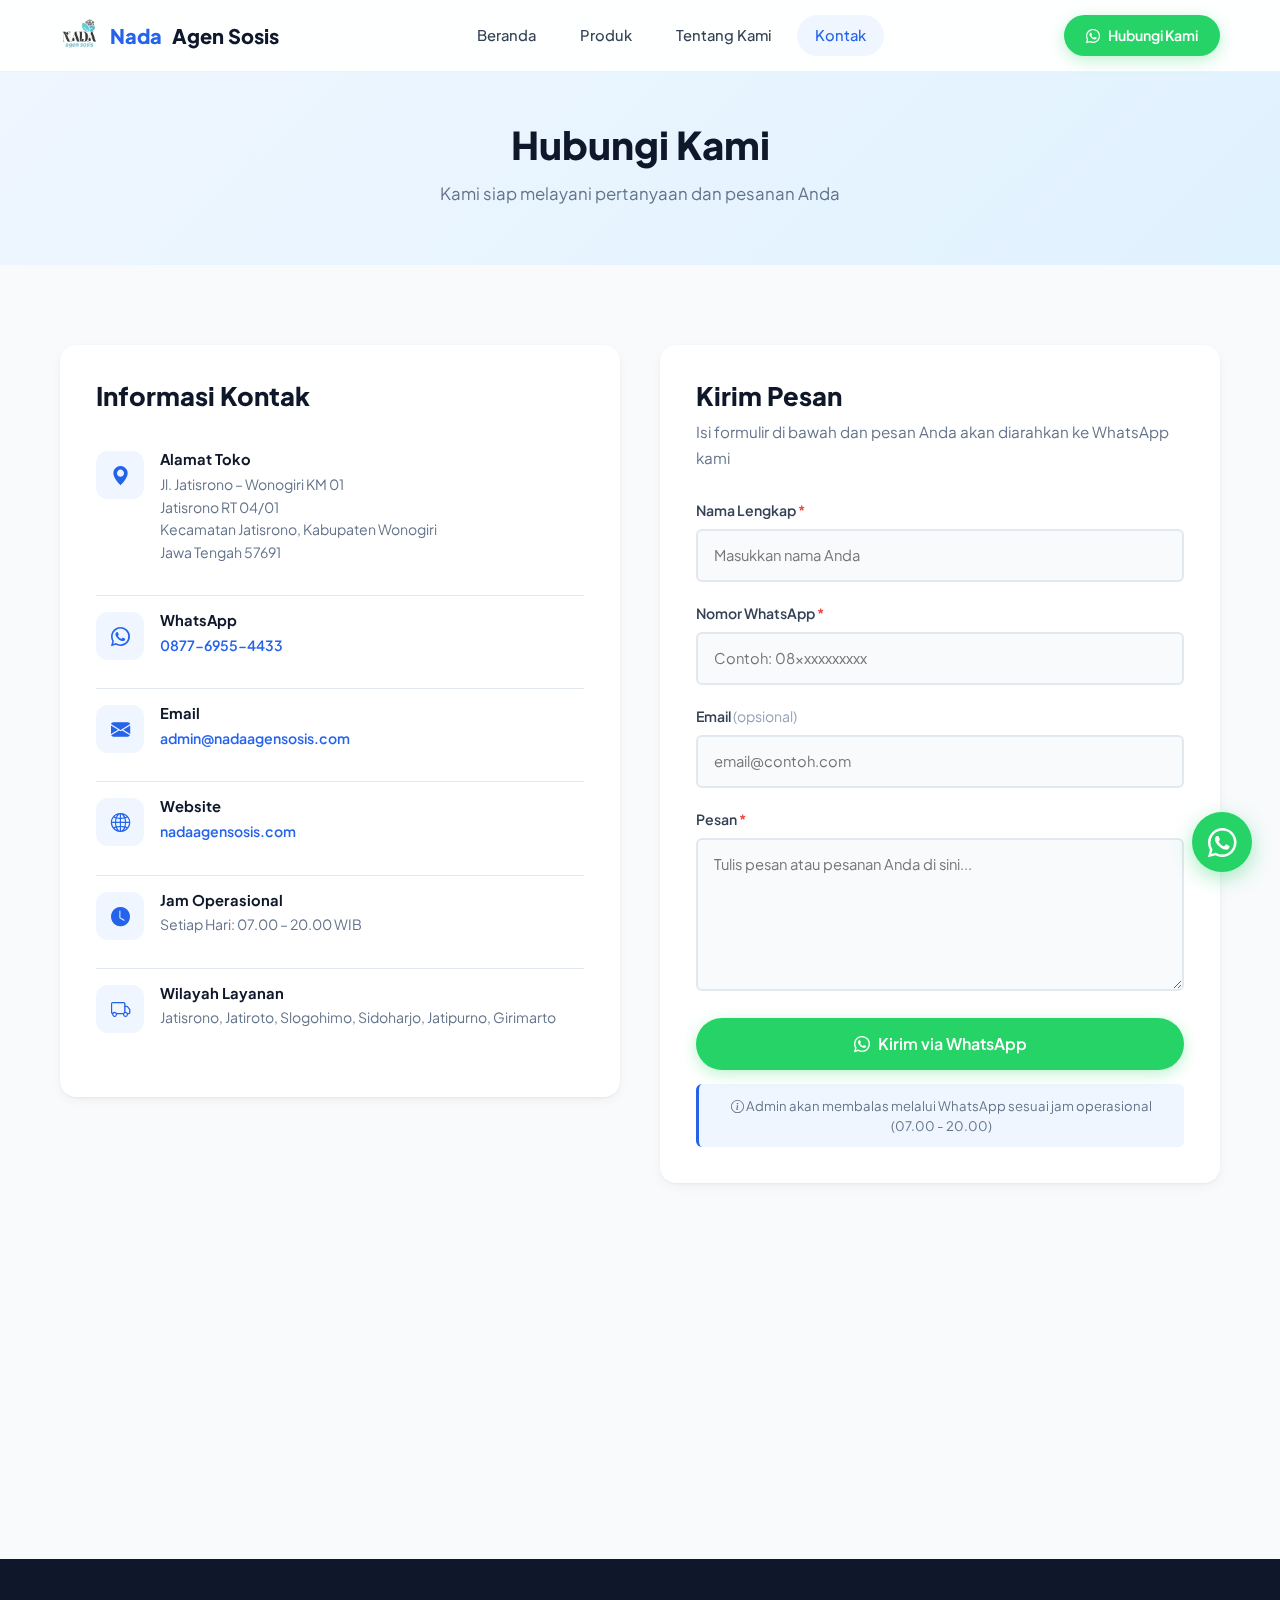
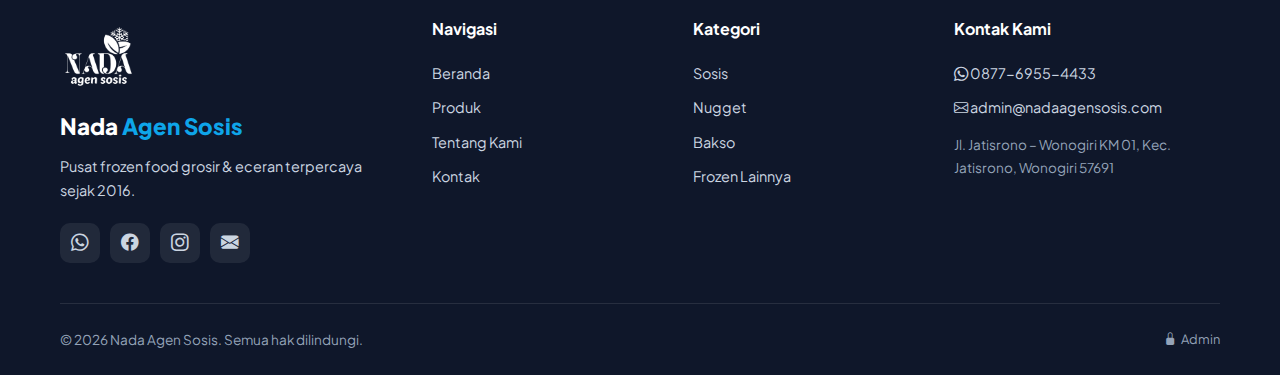
<file: kontak.html>
<!DOCTYPE html>
<html lang="id">

<head>
    <meta charset="UTF-8">
    <meta name="viewport" content="width=device-width, initial-scale=1.0">
    <title>Kontak — Nada Agen Sosis | Hubungi Kami via WhatsApp</title>
    <meta name="description"
        content="Hubungi Nada Agen Sosis untuk pemesanan frozen food. WhatsApp 0877-6955-4433. Alamat: Jl. Jatisrono – Wonogiri KM 01, Jawa Tengah.">
    <meta property="og:title" content="Kontak — Nada Agen Sosis | Hubungi Kami via WhatsApp">
    <meta property="og:description"
        content="Hubungi Nada Agen Sosis untuk pemesanan frozen food. WhatsApp 0877-6955-4433.">
    <meta property="og:type" content="website">
    <meta property="og:url" content="https://nadaagensosis.com/kontak.html">
    <meta property="og:image" content="https://nadaagensosis.com/img/logo.png">
    <meta property="og:image:alt" content="Nada Agen Sosis Logo">
    <link rel="icon" type="image/png" href="img/logo.png">
    <link rel="apple-touch-icon" href="img/logo.png">
    <link rel="canonical" href="https://nadaagensosis.com/kontak.html">
    <link href="https://cdn.jsdelivr.net/npm/bootstrap@5.3.3/dist/css/bootstrap.min.css" rel="stylesheet">
    <link href="https://cdn.jsdelivr.net/npm/bootstrap-icons@1.11.3/font/bootstrap-icons.min.css" rel="stylesheet">
    <link href="https://cdn.jsdelivr.net/npm/aos@2.3.4/dist/aos.css" rel="stylesheet">
    <link rel="stylesheet" href="style.css">
</head>

<body>

    <!-- NAVBAR -->
    <nav class="navbar" id="navbar">
        <div class="container">
            <a href="index.html" class="nav-logo"><img src="img/logo.png" alt="Nada Agen Sosis Logo"
                    class="nav-logo-img"> Nada<span> Agen Sosis</span></a>
            <div class="nav-links" id="navLinks">
                <a href="index.html">Beranda</a>
                <a href="produk.html">Produk</a>
                <a href="tentang.html">Tentang Kami</a>
                <a href="kontak.html" class="active">Kontak</a>
            </div>
            <div class="nav-actions">
                <a href="https://wa.me/6287769554433?text=Halo%20Nada%20Agen%20Sosis" class="btn btn-wa" target="_blank"
                    rel="noopener"><i class="bi bi-whatsapp"></i> Hubungi Kami</a>
            </div>
            <button class="hamburger" id="hamburger" aria-label="Menu"><span></span><span></span><span></span></button>
        </div>
    </nav>
    <div class="mobile-menu" id="mobileMenu">
        <a href="index.html">Beranda</a>
        <a href="produk.html">Produk</a>
        <a href="tentang.html">Tentang Kami</a>
        <a href="kontak.html" class="active">Kontak</a>
        <a href="https://wa.me/6287769554433" class="btn btn-wa" style="margin-top:12px;justify-content:center"
            target="_blank" rel="noopener"><i class="bi bi-whatsapp"></i> Hubungi Kami</a>
    </div>

    <!-- PAGE HEADER -->
    <div class="page-header">
        <div class="container">
            <h1 data-aos="fade-up">Hubungi Kami</h1>
            <p data-aos="fade-up" data-aos-delay="100">Kami siap melayani pertanyaan dan pesanan Anda</p>
        </div>
    </div>

    <!-- CONTACT SECTION -->
    <section class="section">
        <div class="container">
            <div class="contact-grid">
                <!-- LEFT: Info -->
                <div data-aos="fade-right">
                    <div class="contact-info-card">
                        <h2>Informasi Kontak</h2>

                        <div class="contact-detail">
                            <div class="contact-detail-icon"><i class="bi bi-geo-alt-fill"></i></div>
                            <div>
                                <h4>Alamat Toko</h4>
                                <p>Jl. Jatisrono – Wonogiri KM 01<br>Jatisrono RT 04/01<br>Kecamatan Jatisrono,
                                    Kabupaten Wonogiri<br>Jawa Tengah 57691</p>
                            </div>
                        </div>

                        <div class="contact-detail">
                            <div class="contact-detail-icon"><i class="bi bi-whatsapp"></i></div>
                            <div>
                                <h4>WhatsApp</h4>
                                <p><a href="https://wa.me/6287769554433" target="_blank" rel="noopener"
                                        style="color:var(--primary);font-weight:600">0877-6955-4433</a></p>
                            </div>
                        </div>

                        <div class="contact-detail">
                            <div class="contact-detail-icon"><i class="bi bi-envelope-fill"></i></div>
                            <div>
                                <h4>Email</h4>
                                <p><a href="mailto:admin@nadaagensosis.com"
                                        style="color:var(--primary);font-weight:600">admin@nadaagensosis.com</a></p>
                            </div>
                        </div>

                        <div class="contact-detail">
                            <div class="contact-detail-icon"><i class="bi bi-globe2"></i></div>
                            <div>
                                <h4>Website</h4>
                                <p><a href="https://nadaagensosis.com"
                                        style="color:var(--primary);font-weight:600">nadaagensosis.com</a></p>
                            </div>
                        </div>

                        <div class="contact-detail">
                            <div class="contact-detail-icon"><i class="bi bi-clock-fill"></i></div>
                            <div>
                                <h4>Jam Operasional</h4>
                                <p>Setiap Hari: 07.00 – 20.00 WIB</p>
                            </div>
                        </div>

                        <div class="contact-detail" style="border-bottom:none">
                            <div class="contact-detail-icon"><i class="bi bi-truck"></i></div>
                            <div>
                                <h4>Wilayah Layanan</h4>
                                <p>Jatisrono, Jatiroto, Slogohimo, Sidoharjo, Jatipurno, Girimarto</p>
                            </div>
                        </div>
                    </div>

                    <!-- Google Maps -->
                    <div class="map-embed" data-aos="fade-up" style="margin-top:24px">
                        <iframe
                            src="https://www.google.com/maps/embed?pb=!1m18!1m12!1m3!1d31611.87!2d111.09!3d-7.68!2m3!1f0!2f0!3f0!3m2!1i1024!2i768!4f13.1!3m3!1m2!1s0x2e79e3e4c0000001%3A0x1234567890abcdef!2sJatisrono%2C%20Wonogiri%2C%20Jawa%20Tengah!5e0!3m2!1sid!2sid!4v1700000000000!5m2!1sid!2sid"
                            width="100%" height="280" style="border:0;border-radius:12px" allowfullscreen loading="lazy"
                            referrerpolicy="no-referrer-when-downgrade"
                            title="Lokasi Nada Agen Sosis Jatisrono Wonogiri">
                        </iframe>
                    </div>
                </div>

                <!-- RIGHT: Form -->
                <div data-aos="fade-left">
                    <div class="contact-form-card">
                        <h2>Kirim Pesan</h2>
                        <p>Isi formulir di bawah dan pesan Anda akan diarahkan ke WhatsApp kami</p>

                        <form id="contactForm" novalidate>
                            <div class="form-group">
                                <label for="formName">Nama Lengkap <span class="required">*</span></label>
                                <input type="text" id="formName" placeholder="Masukkan nama Anda" required>
                            </div>
                            <div class="form-group">
                                <label for="formWa">Nomor WhatsApp <span class="required">*</span></label>
                                <input type="tel" id="formWa" placeholder="Contoh: 08xxxxxxxxxx" required>
                            </div>
                            <div class="form-group">
                                <label for="formEmail">Email <span
                                        style="color:var(--dark-400);font-weight:400">(opsional)</span></label>
                                <input type="email" id="formEmail" placeholder="email@contoh.com">
                            </div>
                            <div class="form-group">
                                <label for="formMessage">Pesan <span class="required">*</span></label>
                                <textarea id="formMessage" rows="5"
                                    placeholder="Tulis pesan atau pesanan Anda di sini..." required></textarea>
                            </div>
                            <button type="submit" class="btn btn-wa"
                                style="width:100%;justify-content:center;padding:14px;font-size:1rem">
                                <i class="bi bi-whatsapp"></i> Kirim via WhatsApp
                            </button>
                            <div class="wa-info-note">
                                <i class="bi bi-info-circle"></i> Admin akan membalas melalui WhatsApp sesuai jam
                                operasional (07.00 - 20.00)
                            </div>
                        </form>
                    </div>

                    <!-- CTA Card -->
                    <div class="contact-info-card"
                        style="margin-top:24px;text-align:center;background:linear-gradient(135deg,var(--primary-50),#E0F2FE)"
                        data-aos="fade-up">
                        <i class="bi bi-chat-dots-fill"
                            style="font-size:2.5rem;color:var(--primary);margin-bottom:12px"></i>
                        <h3 style="margin-bottom:8px">Butuh Respon Cepat?</h3>
                        <p style="color:var(--dark-500);margin-bottom:18px;font-size:.92rem">Langsung chat kami di
                            WhatsApp untuk respon tercepat!</p>
                        <a href="https://wa.me/6287769554433?text=Halo%20Nada%20Agen%20Sosis%2C%20saya%20ingin%20bertanya"
                            class="btn btn-wa" target="_blank" rel="noopener">
                            <i class="bi bi-whatsapp"></i> Chat Sekarang
                        </a>
                    </div>
                </div>
            </div>
        </div>
    </section>

    <!-- FOOTER -->
    <footer class="footer">
        <div class="container">
            <div class="footer-grid">
                <div class="footer-brand">
                    <img src="img/logo.png" alt="Nada Agen Sosis Logo" class="footer-logo-img">
                    <h3>Nada<span> Agen Sosis</span></h3>
                    <p>Pusat frozen food grosir & eceran terpercaya sejak 2016.</p>
                    <div class="footer-socials">
                        <a href="https://wa.me/6287769554433" target="_blank" rel="noopener" aria-label="WhatsApp"><i
                                class="bi bi-whatsapp"></i></a>
                        <a href="https://facebook.com/nadaagensosisjatisrono" target="_blank" rel="noopener"
                            aria-label="Facebook"><i class="bi bi-facebook"></i></a>
                        <a href="https://instagram.com/nadaagensosis" target="_blank" rel="noopener"
                            aria-label="Instagram"><i class="bi bi-instagram"></i></a>
                        <a href="mailto:admin@nadaagensosis.com" aria-label="Email"><i
                                class="bi bi-envelope-fill"></i></a>
                    </div>
                </div>
                <div class="footer-col">
                    <h4>Navigasi</h4>
                    <a href="index.html">Beranda</a>
                    <a href="produk.html">Produk</a>
                    <a href="tentang.html">Tentang Kami</a>
                    <a href="kontak.html">Kontak</a>
                </div>
                <div class="footer-col">
                    <h4>Kategori</h4>
                    <a href="produk.html#sosis">Sosis</a>
                    <a href="produk.html#nugget">Nugget</a>
                    <a href="produk.html#bakso">Bakso</a>
                    <a href="produk.html#lainnya">Frozen Lainnya</a>
                </div>
                <div class="footer-col">
                    <h4>Kontak Kami</h4>
                    <a href="https://wa.me/6287769554433"><i class="bi bi-whatsapp"></i> 0877-6955-4433</a>
                    <a href="mailto:admin@nadaagensosis.com"><i class="bi bi-envelope"></i> admin@nadaagensosis.com</a>
                    <p style="font-size:.85rem;margin-top:8px;color:var(--dark-400)">Jl. Jatisrono – Wonogiri KM 01,
                        Kec. Jatisrono, Wonogiri 57691</p>
                </div>
            </div>
            <div class="footer-bottom"
                style="display:flex;justify-content:space-between;align-items:center;flex-wrap:wrap;gap:8px">
                <span>&copy; 2026 Nada Agen Sosis. Semua hak dilindungi.</span><a href="admin/login.php"
                    style="color:var(--dark-400);font-size:.8rem;text-decoration:none;display:inline-flex;align-items:center;gap:4px;transition:color .3s"
                    onmouseover="this.style.color='#3B82F6'" onmouseout="this.style.color='var(--dark-400)'"><i
                        class="bi bi-lock-fill"></i> Admin</a>
            </div>
        </div>
    </footer>

    <a href="https://wa.me/6287769554433" class="floating-wa" target="_blank" rel="noopener" aria-label="Chat WhatsApp"><i
            class="bi bi-whatsapp"></i></a>
    <a href="#" class="back-to-top" id="backToTop" aria-label="Kembali ke atas"><i class="bi bi-chevron-up"></i></a>

    <script src="https://cdn.jsdelivr.net/npm/bootstrap@5.3.3/dist/js/bootstrap.bundle.min.js"></script>
    <script src="https://cdn.jsdelivr.net/npm/aos@2.3.4/dist/aos.js"></script>
    <script src="products-data.js"></script>
    <script src="main.js"></script>
</body>

</html>
</file>
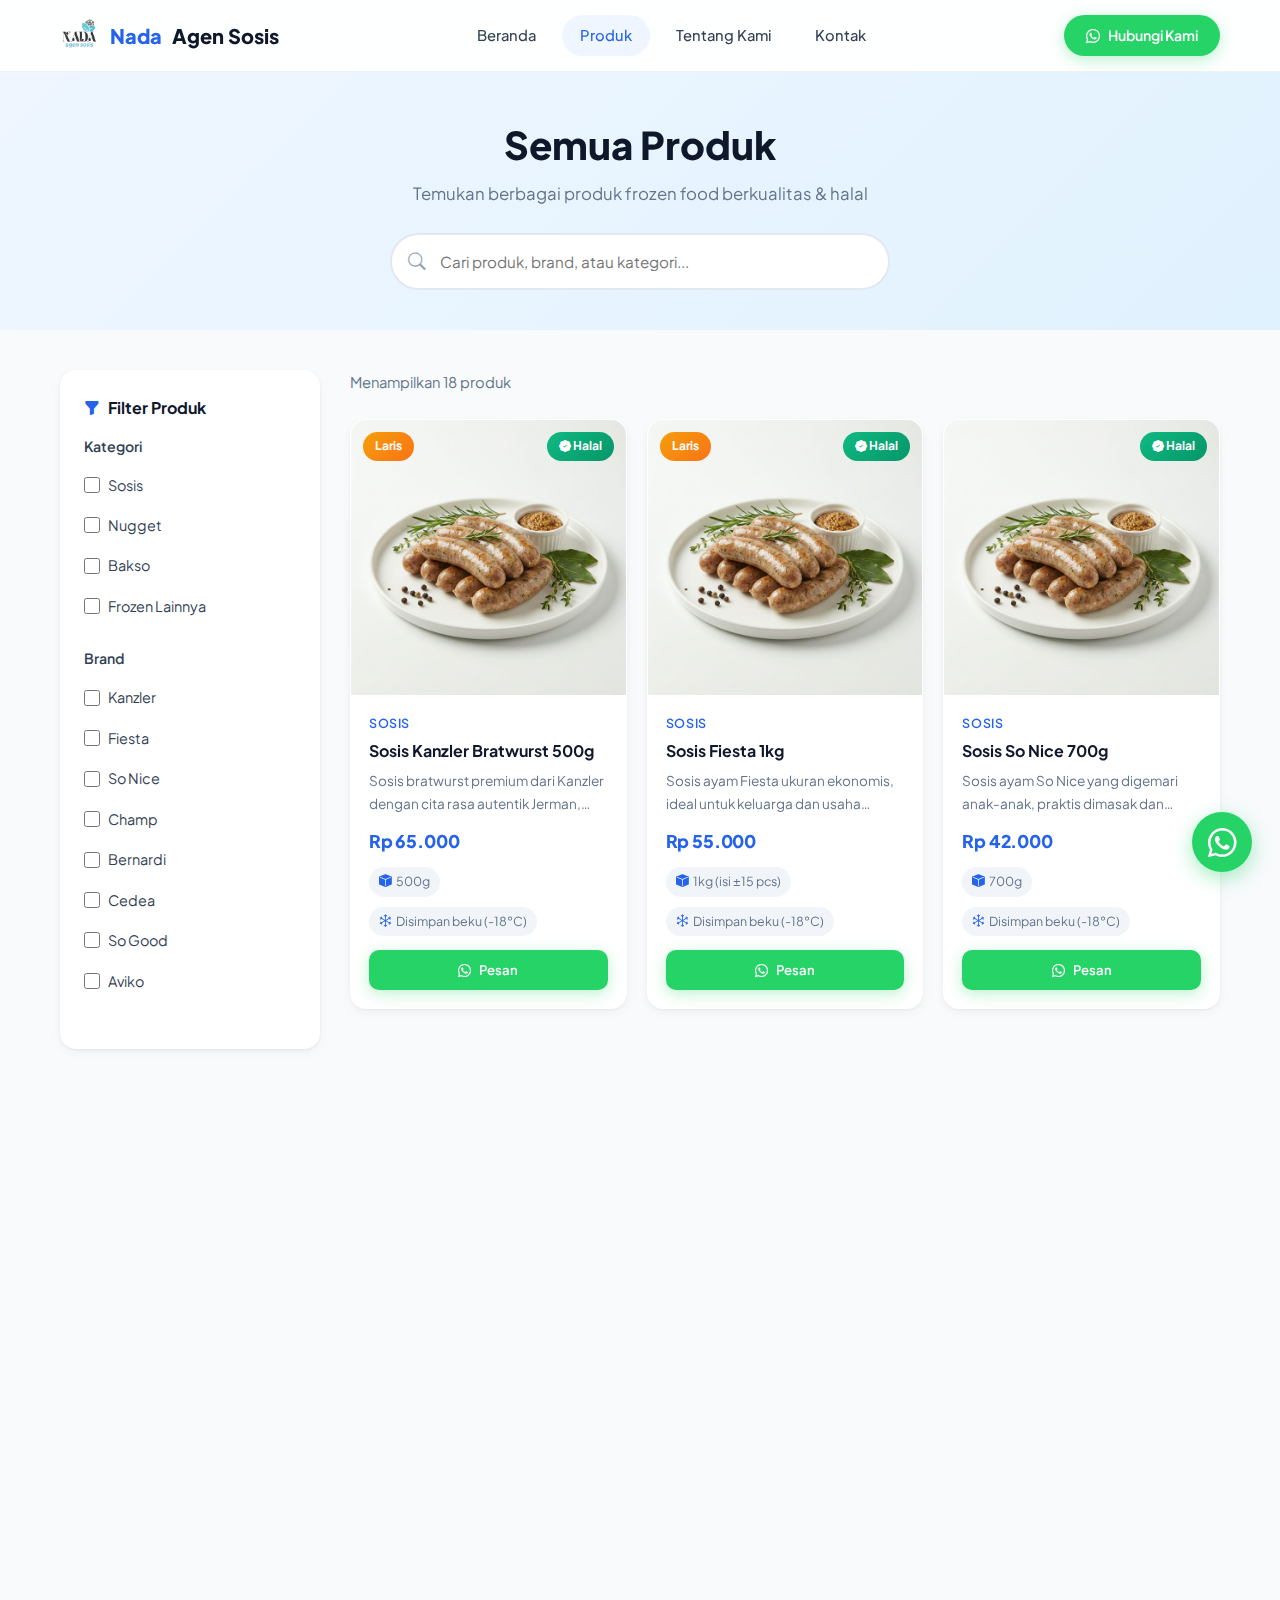
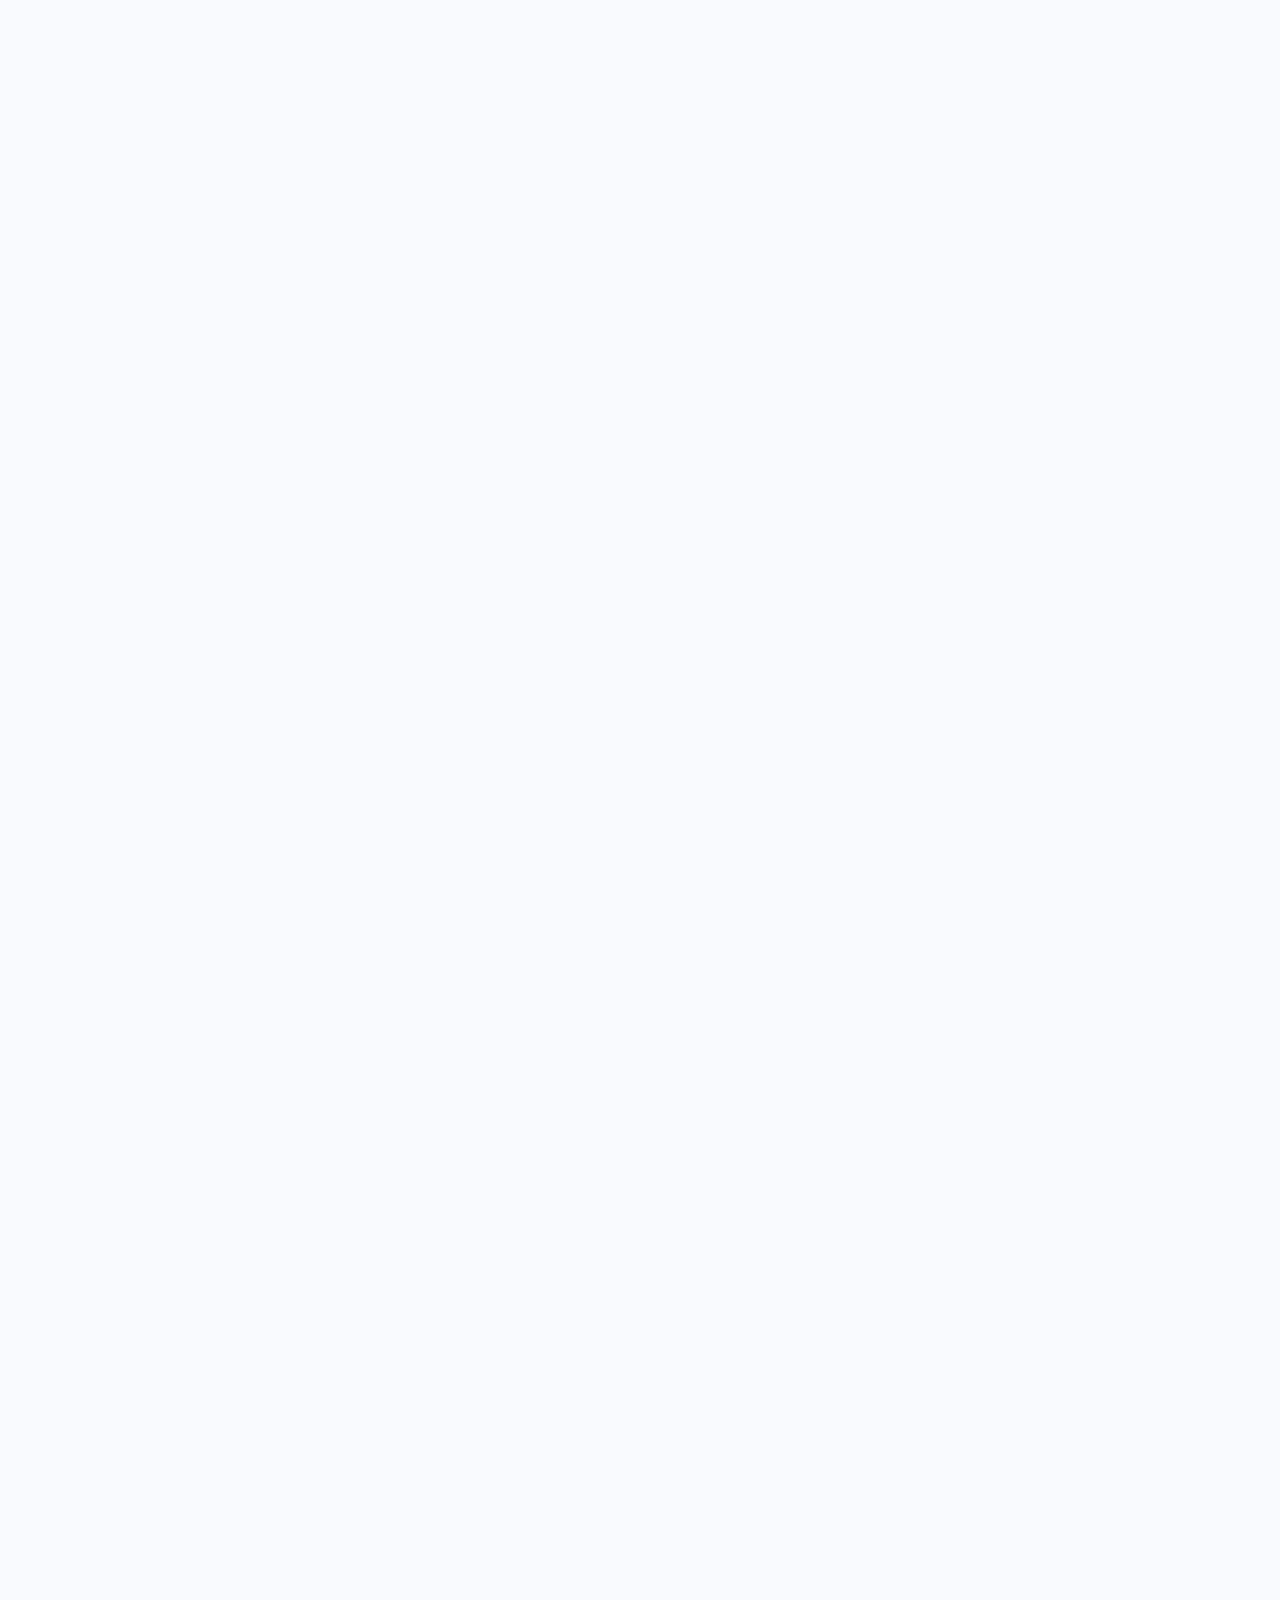
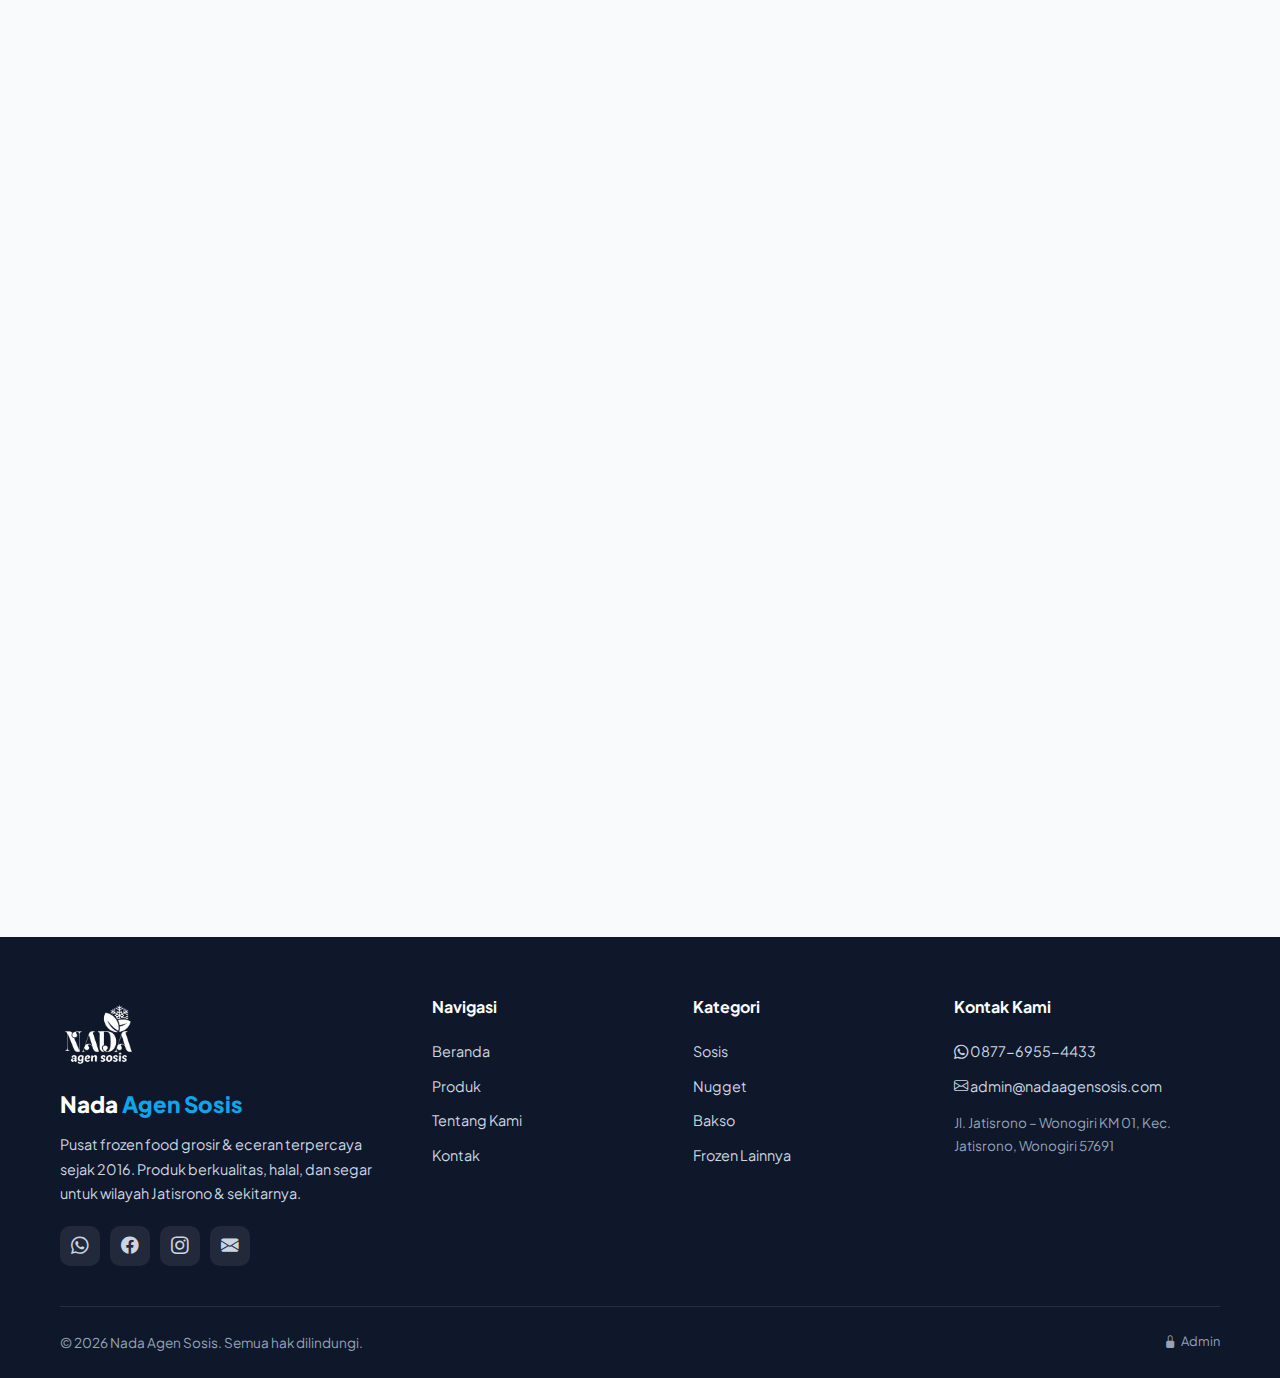
<file: produk.html>
<!DOCTYPE html>
<html lang="id">

<head>
    <meta charset="UTF-8">
    <meta name="viewport" content="width=device-width, initial-scale=1.0">
    <title>Katalog Produk — Nada Agen Sosis | Sosis, Nugget, Bakso & Frozen Food</title>
    <meta name="description"
        content="Katalog lengkap produk frozen food Nada Agen Sosis. Sosis, nugget, bakso, dan frozen food lainnya. Semua produk halal & berkualitas.">
    <meta name="keywords" content="katalog frozen food, harga sosis grosir, nugget murah wonogiri, bakso frozen halal">
    <meta property="og:title" content="Katalog Produk — Nada Agen Sosis">
    <meta property="og:description"
        content="Katalog lengkap produk frozen food Nada Agen Sosis. Sosis, nugget, bakso, dan frozen food lainnya.">
    <meta property="og:type" content="website">
    <meta property="og:url" content="https://nadaagensosis.com/produk.html">
    <meta property="og:image" content="https://nadaagensosis.com/img/logo.png">
    <meta property="og:image:alt" content="Nada Agen Sosis Logo">
    <link rel="icon" type="image/png" href="img/logo.png">
    <link rel="apple-touch-icon" href="img/logo.png">
    <link rel="canonical" href="https://nadaagensosis.com/produk.html">
    <link href="https://cdn.jsdelivr.net/npm/bootstrap@5.3.3/dist/css/bootstrap.min.css" rel="stylesheet">
    <link href="https://cdn.jsdelivr.net/npm/bootstrap-icons@1.11.3/font/bootstrap-icons.min.css" rel="stylesheet">
    <link href="https://cdn.jsdelivr.net/npm/aos@2.3.4/dist/aos.css" rel="stylesheet">
    <link rel="stylesheet" href="style.css">
</head>

<body>

    <!-- NAVBAR -->
    <nav class="navbar" id="navbar">
        <div class="container">
            <a href="index.html" class="nav-logo"><img src="img/logo.png" alt="Nada Agen Sosis Logo"
                    class="nav-logo-img"> Nada<span> Agen Sosis</span></a>
            <div class="nav-links" id="navLinks">
                <a href="index.html">Beranda</a>
                <a href="produk.html" class="active">Produk</a>
                <a href="tentang.html">Tentang Kami</a>
                <a href="kontak.html">Kontak</a>
            </div>
            <div class="nav-actions">
                <a href="https://wa.me/6287769554433?text=Halo%20Nada%20Agen%20Sosis%2C%20saya%20ingin%20bertanya"
                    class="btn btn-wa" target="_blank" rel="noopener"><i class="bi bi-whatsapp"></i> Hubungi Kami</a>
            </div>
            <button class="hamburger" id="hamburger"
                aria-label="Menu Navigasi"><span></span><span></span><span></span></button>
        </div>
    </nav>
    <div class="mobile-menu" id="mobileMenu">
        <a href="index.html">Beranda</a>
        <a href="produk.html" class="active">Produk</a>
        <a href="tentang.html">Tentang Kami</a>
        <a href="kontak.html">Kontak</a>
        <a href="https://wa.me/6287769554433" class="btn btn-wa" style="margin-top:12px;justify-content:center"
            target="_blank" rel="noopener"><i class="bi bi-whatsapp"></i> Hubungi Kami</a>
    </div>

    <!-- PAGE HEADER -->
    <div class="page-header">
        <div class="container">
            <h1 data-aos="fade-up">Semua Produk</h1>
            <p data-aos="fade-up" data-aos-delay="100">Temukan berbagai produk frozen food berkualitas & halal</p>
            <div class="search-bar" data-aos="fade-up" data-aos-delay="200">
                <i class="bi bi-search"></i>
                <input type="text" id="searchInput" placeholder="Cari produk, brand, atau kategori..."
                    aria-label="Cari produk">
            </div>
        </div>
    </div>

    <!-- CATALOG -->
    <div class="container">
        <div class="catalog-layout">
            <!-- Sidebar -->
            <aside class="catalog-sidebar" id="catalogSidebar">
                <div class="sidebar-title"><i class="bi bi-funnel-fill"></i> Filter Produk</div>

                <div class="filter-group" id="categoryFilters">
                    <h4>Kategori</h4>
                    <label><input type="checkbox" class="filter-checkbox filter-category" value="Sosis"> Sosis</label>
                    <label><input type="checkbox" class="filter-checkbox filter-category" value="Nugget"> Nugget</label>
                    <label><input type="checkbox" class="filter-checkbox filter-category" value="Bakso"> Bakso</label>
                    <label><input type="checkbox" class="filter-checkbox filter-category" value="Frozen Lainnya"> Frozen
                        Lainnya</label>
                </div>

                <div class="filter-group" id="brandFilters">
                    <h4>Brand</h4>
                    <!-- Brand filters will be populated dynamically from API -->
                </div>
            </aside>

            <!-- Product Grid -->
            <div>
                <div class="sort-bar">
                    <span id="productCount">Menampilkan 0 produk</span>
                    <div style="display:flex;gap:10px;align-items:center">
                        <button class="btn btn-outline" id="filterToggle"
                            style="display:none;padding:8px 16px;font-size:.85rem">
                            <i class="bi bi-funnel"></i> Filter
                        </button>
                        <!-- <select id="sortSelect" aria-label="Urutkan produk">
                            <option value="default">Urutkan: Default</option>
                            <option value="newest">Terbaru</option>
                            <option value="name-asc">Nama A-Z</option>
                            <option value="name-desc">Nama Z-A</option>
                        </select> -->
                    </div>
                </div>
                <div class="catalog-grid" id="catalogGrid"></div>
            </div>
        </div>
    </div>

    <!-- FOOTER -->
    <footer class="footer">
        <div class="container">
            <div class="footer-grid">
                <div class="footer-brand">
                    <img src="img/logo.png" alt="Nada Agen Sosis Logo" class="footer-logo-img">
                    <h3>Nada<span> Agen Sosis</span></h3>
                    <p>Pusat frozen food grosir & eceran terpercaya sejak 2016. Produk berkualitas, halal, dan segar
                        untuk wilayah Jatisrono & sekitarnya.</p>
                    <div class="footer-socials">
                        <a href="https://wa.me/6287769554433" target="_blank" rel="noopener" aria-label="WhatsApp"><i
                                class="bi bi-whatsapp"></i></a>
                        <a href="https://facebook.com/nadaagensosisjatisrono" target="_blank" rel="noopener"
                            aria-label="Facebook"><i class="bi bi-facebook"></i></a>
                        <a href="https://instagram.com/nadaagensosis" target="_blank" rel="noopener"
                            aria-label="Instagram"><i class="bi bi-instagram"></i></a>
                        <a href="mailto:admin@nadaagensosis.com" aria-label="Email"><i
                                class="bi bi-envelope-fill"></i></a>
                    </div>
                </div>
                <div class="footer-col">
                    <h4>Navigasi</h4>
                    <a href="index.html">Beranda</a>
                    <a href="produk.html">Produk</a>
                    <a href="tentang.html">Tentang Kami</a>
                    <a href="kontak.html">Kontak</a>
                </div>
                <div class="footer-col">
                    <h4>Kategori</h4>
                    <a href="produk.html#sosis">Sosis</a>
                    <a href="produk.html#nugget">Nugget</a>
                    <a href="produk.html#bakso">Bakso</a>
                    <a href="produk.html#lainnya">Frozen Lainnya</a>
                </div>
                <div class="footer-col">
                    <h4>Kontak Kami</h4>
                    <a href="https://wa.me/6287769554433"><i class="bi bi-whatsapp"></i> 0877-6955-4433</a>
                    <a href="mailto:admin@nadaagensosis.com"><i class="bi bi-envelope"></i> admin@nadaagensosis.com</a>
                    <p style="font-size:.85rem;margin-top:8px;color:var(--dark-400)">Jl. Jatisrono – Wonogiri KM 01,
                        Kec. Jatisrono, Wonogiri 57691</p>
                </div>
            </div>
            <div class="footer-bottom"
                style="display:flex;justify-content:space-between;align-items:center;flex-wrap:wrap;gap:8px">
                <span>&copy; 2026 Nada Agen Sosis. Semua hak dilindungi.</span><a href="admin/login.php"
                    style="color:var(--dark-400);font-size:.8rem;text-decoration:none;display:inline-flex;align-items:center;gap:4px;transition:color .3s"
                    onmouseover="this.style.color='#3B82F6'" onmouseout="this.style.color='var(--dark-400)'"><i
                        class="bi bi-lock-fill"></i> Admin</a>
            </div>
        </div>
    </footer>

    <a href="https://wa.me/6287769554433?text=Halo%20Nada%20Agen%20Sosis" class="floating-wa" target="_blank"
        rel="noopener" aria-label="Chat WhatsApp"><i class="bi bi-whatsapp"></i></a>
    <a href="#" class="back-to-top" id="backToTop" aria-label="Kembali ke atas"><i class="bi bi-chevron-up"></i></a>

    <script src="https://cdn.jsdelivr.net/npm/bootstrap@5.3.3/dist/js/bootstrap.bundle.min.js"></script>
    <script src="https://cdn.jsdelivr.net/npm/aos@2.3.4/dist/aos.js"></script>
    <script src="products-data.js"></script>
    <script src="main.js"></script>
</body>

</html>
</file>
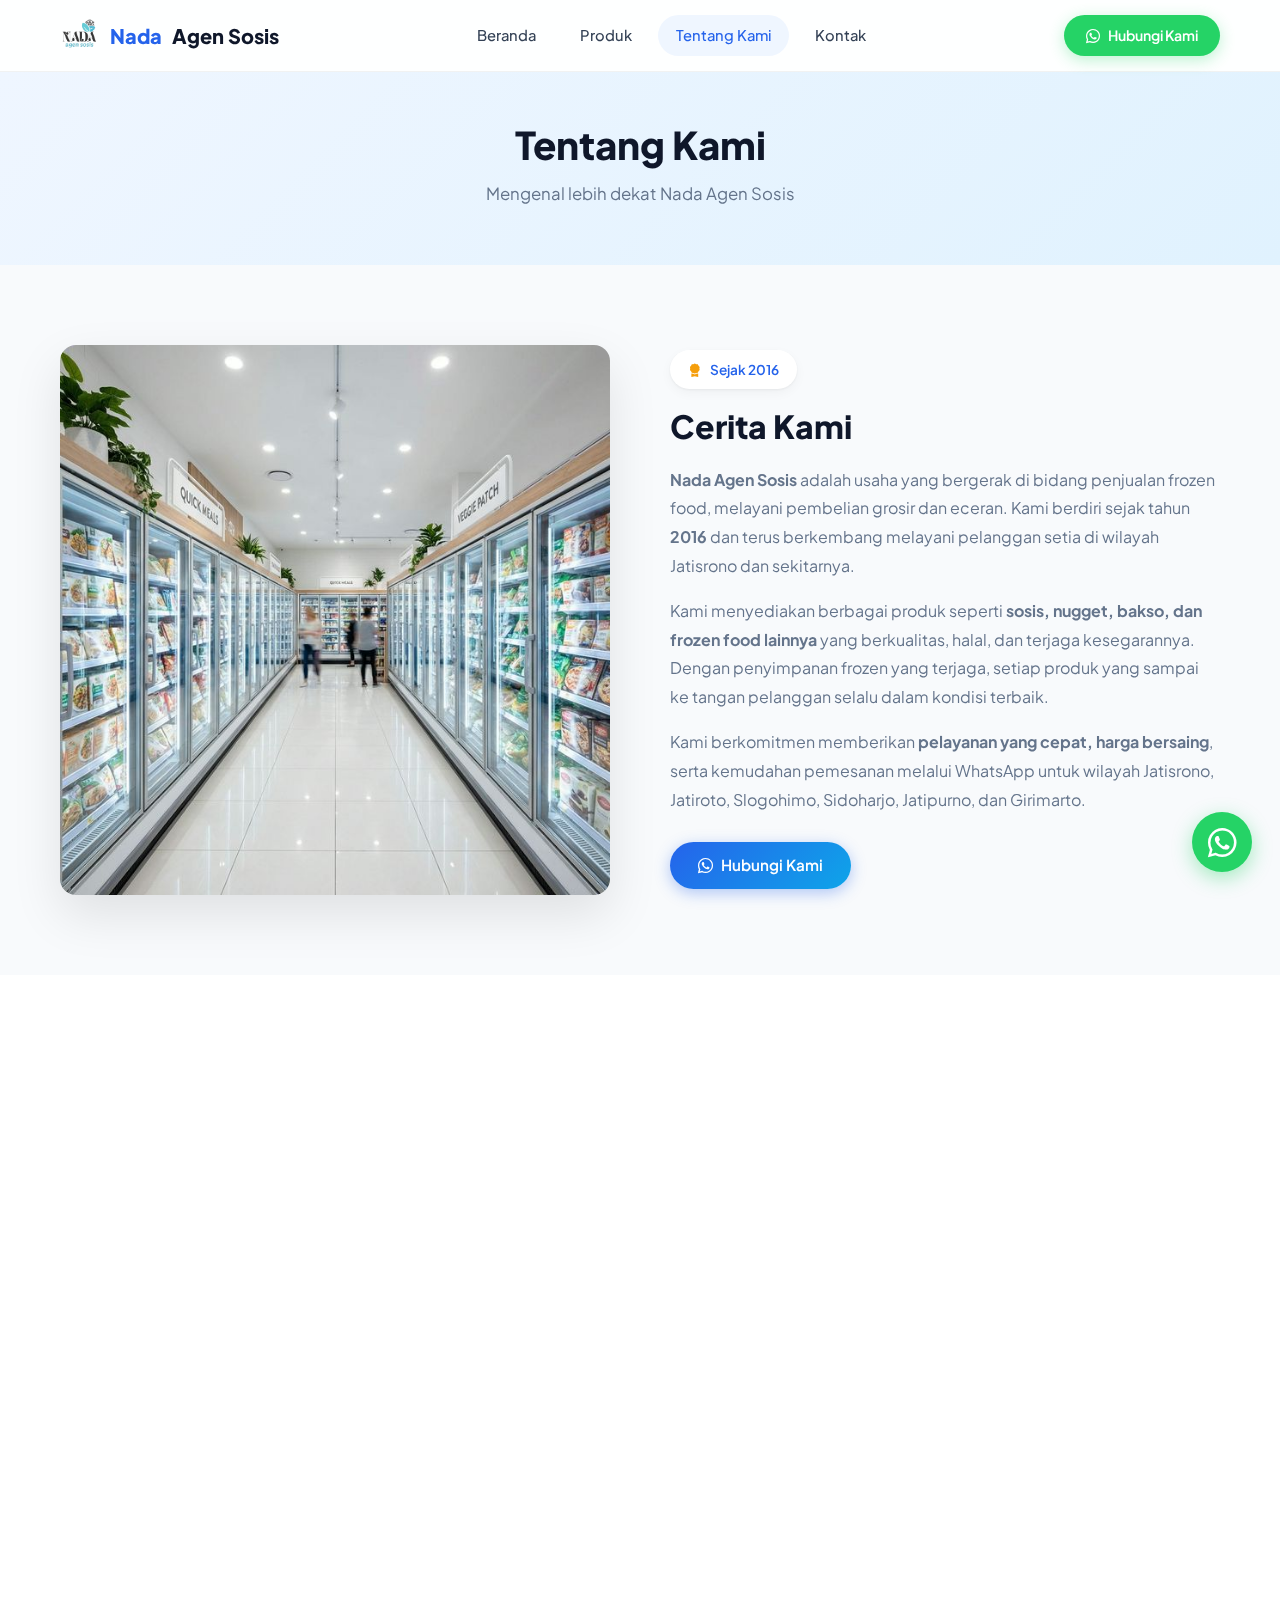
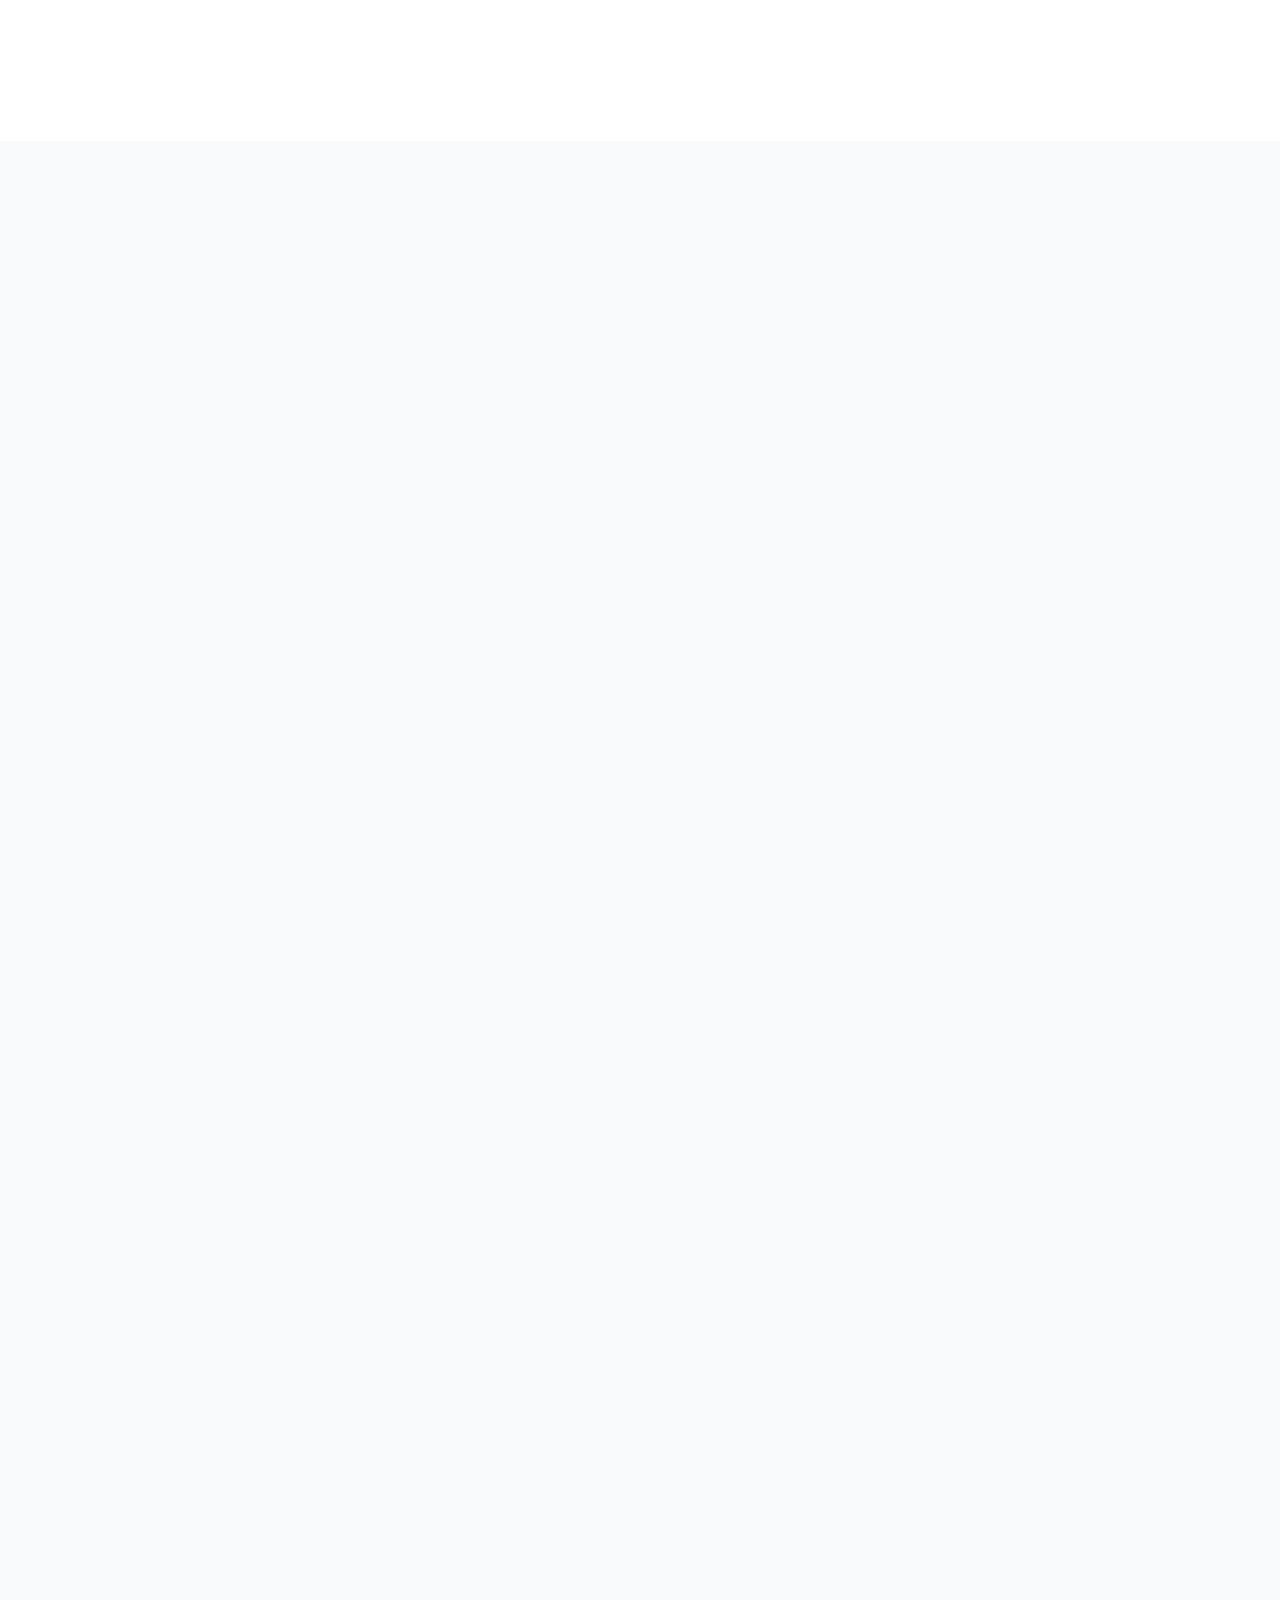
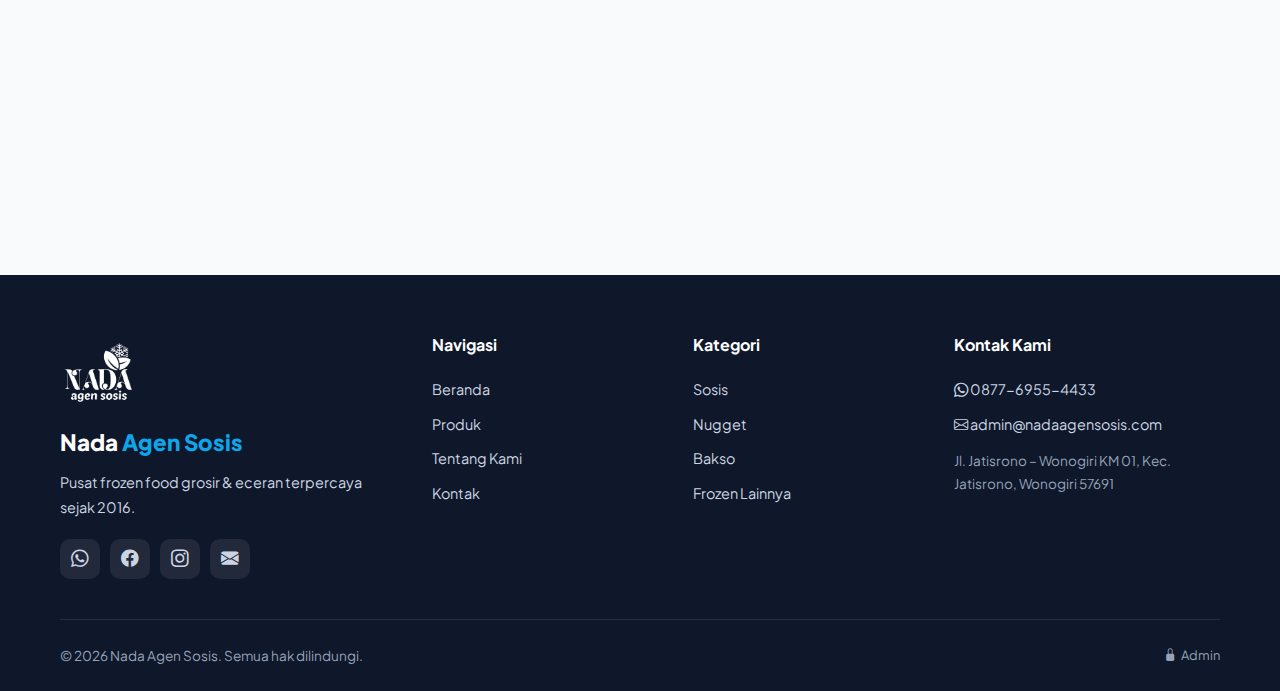
<file: tentang.html>
<!DOCTYPE html>
<html lang="id">

<head>
    <meta charset="UTF-8">
    <meta name="viewport" content="width=device-width, initial-scale=1.0">
    <title>Tentang Kami — Nada Agen Sosis | Frozen Food Terpercaya Sejak 2016</title>
    <meta name="description"
        content="Nada Agen Sosis adalah usaha penjualan frozen food grosir & eceran sejak 2016. Menyediakan sosis, nugget, bakso halal berkualitas di Wonogiri.">
    <meta property="og:title" content="Tentang Kami — Nada Agen Sosis">
    <meta property="og:description"
        content="Nada Agen Sosis adalah usaha penjualan frozen food grosir & eceran sejak 2016 di Wonogiri.">
    <meta property="og:type" content="website">
    <meta property="og:url" content="https://nadaagensosis.com/tentang.html">
    <meta property="og:image" content="https://nadaagensosis.com/img/logo.png">
    <meta property="og:image:alt" content="Nada Agen Sosis Logo">
    <link rel="icon" type="image/png" href="img/logo.png">
    <link rel="apple-touch-icon" href="img/logo.png">
    <link rel="canonical" href="https://nadaagensosis.com/tentang.html">
    <link href="https://cdn.jsdelivr.net/npm/bootstrap@5.3.3/dist/css/bootstrap.min.css" rel="stylesheet">
    <link href="https://cdn.jsdelivr.net/npm/bootstrap-icons@1.11.3/font/bootstrap-icons.min.css" rel="stylesheet">
    <link href="https://cdn.jsdelivr.net/npm/aos@2.3.4/dist/aos.css" rel="stylesheet">
    <link rel="stylesheet" href="style.css">
</head>

<body>

    <!-- NAVBAR -->
    <nav class="navbar" id="navbar">
        <div class="container">
            <a href="index.html" class="nav-logo"><img src="img/logo.png" alt="Nada Agen Sosis Logo"
                    class="nav-logo-img"> Nada<span> Agen Sosis</span></a>
            <div class="nav-links" id="navLinks">
                <a href="index.html">Beranda</a>
                <a href="produk.html">Produk</a>
                <a href="tentang.html" class="active">Tentang Kami</a>
                <a href="kontak.html">Kontak</a>
            </div>
            <div class="nav-actions">
                <a href="https://wa.me/6287769554433?text=Halo%20Nada%20Agen%20Sosis" class="btn btn-wa" target="_blank"
                    rel="noopener"><i class="bi bi-whatsapp"></i> Hubungi Kami</a>
            </div>
            <button class="hamburger" id="hamburger" aria-label="Menu"><span></span><span></span><span></span></button>
        </div>
    </nav>
    <div class="mobile-menu" id="mobileMenu">
        <a href="index.html">Beranda</a>
        <a href="produk.html">Produk</a>
        <a href="tentang.html" class="active">Tentang Kami</a>
        <a href="kontak.html">Kontak</a>
        <a href="https://wa.me/6287769554433" class="btn btn-wa" style="margin-top:12px;justify-content:center"
            target="_blank" rel="noopener"><i class="bi bi-whatsapp"></i> Hubungi Kami</a>
    </div>

    <!-- PAGE HEADER -->
    <div class="page-header">
        <div class="container">
            <h1 data-aos="fade-up">Tentang Kami</h1>
            <p data-aos="fade-up" data-aos-delay="100">Mengenal lebih dekat Nada Agen Sosis</p>
        </div>
    </div>

    <!-- OUR STORY -->
    <section class="section">
        <div class="container">
            <div class="about-story">
                <div data-aos="fade-right">
                    <img src="img/store-interior.png" alt="Toko Nada Agen Sosis — frozen food Wonogiri" loading="lazy"
                        width="600" height="400">
                </div>
                <div data-aos="fade-left">
                    <div class="hero-badge" style="margin-bottom:18px">
                        <i class="bi bi-award-fill"></i> Sejak 2016
                    </div>
                    <h2>Cerita Kami</h2>
                    <p><strong>Nada Agen Sosis</strong> adalah usaha yang bergerak di bidang penjualan frozen food,
                        melayani pembelian grosir dan eceran. Kami berdiri sejak tahun <strong>2016</strong> dan terus
                        berkembang melayani pelanggan setia di wilayah Jatisrono dan sekitarnya.</p>
                    <p>Kami menyediakan berbagai produk seperti <strong>sosis, nugget, bakso, dan frozen food
                            lainnya</strong> yang berkualitas, halal, dan terjaga kesegarannya. Dengan penyimpanan
                        frozen yang terjaga, setiap produk yang sampai ke tangan pelanggan selalu dalam kondisi terbaik.
                    </p>
                    <p>Kami berkomitmen memberikan <strong>pelayanan yang cepat, harga bersaing</strong>, serta
                        kemudahan pemesanan melalui WhatsApp untuk wilayah Jatisrono, Jatiroto, Slogohimo, Sidoharjo,
                        Jatipurno, dan Girimarto.</p>
                    <a href="https://wa.me/6287769554433?text=Halo%20Nada%20Agen%20Sosis" class="btn btn-primary"
                        style="margin-top:12px" target="_blank" rel="noopener">
                        <i class="bi bi-whatsapp"></i> Hubungi Kami
                    </a>
                </div>
            </div>
        </div>
    </section>

    <!-- KEUNGGULAN -->
    <section class="section" style="background:var(--white)">
        <div class="container">
            <div class="section-title" data-aos="fade-up">
                <h2>Keunggulan Kami</h2>
                <p>Mengapa memilih Nada Agen Sosis sebagai mitra frozen food Anda?</p>
            </div>
            <div class="about-values">
                <div class="value-card" data-aos="fade-up" data-aos-delay="0">
                    <i class="bi bi-patch-check-fill"></i>
                    <h3>100% Produk Halal</h3>
                    <p>Semua produk yang kami jual telah bersertifikat halal dan aman dikonsumsi oleh seluruh keluarga
                    </p>
                </div>
                <div class="value-card" data-aos="fade-up" data-aos-delay="100">
                    <i class="bi bi-cash-coin"></i>
                    <h3>Harga Bersaing</h3>
                    <p>Kami menawarkan harga grosir dan eceran yang kompetitif, cocok untuk reseller maupun konsumen
                        langsung</p>
                </div>
                <div class="value-card" data-aos="fade-up" data-aos-delay="200">
                    <i class="bi bi-lightning-charge-fill"></i>
                    <h3>Pelayanan Cepat</h3>
                    <p>Proses pemesanan mudah via WhatsApp dengan respon cepat dan ramah dari tim kami</p>
                </div>
                <div class="value-card" data-aos="fade-up" data-aos-delay="0">
                    <i class="bi bi-thermometer-snow"></i>
                    <h3>Kesegaran Terjaga</h3>
                    <p>Produk disimpan dalam freezer berkualitas sehingga kesegaran dan kualitas tetap terjaga</p>
                </div>
                <div class="value-card" data-aos="fade-up" data-aos-delay="100">
                    <i class="bi bi-box-seam-fill"></i>
                    <h3>Produk Lengkap</h3>
                    <p>Tersedia berbagai brand ternama seperti Kanzler, Fiesta, Bernardi, Cedea, dan lainnya</p>
                </div>
                <div class="value-card" data-aos="fade-up" data-aos-delay="200">
                    <i class="bi bi-geo-alt-fill"></i>
                    <h3>Jangkauan Luas</h3>
                    <p>Melayani area Jatisrono, Jatiroto, Slogohimo, Sidoharjo, Jatipurno, dan Girimarto</p>
                </div>
            </div>
        </div>
    </section>

    <!-- GALERI -->
    <section class="section">
        <div class="container">
            <div class="section-title" data-aos="fade-up">
                <h2>Galeri Toko</h2>
                <p>Suasana toko dan produk berkualitas kami</p>
            </div>
            <div class="gallery-grid">
                <img src="img/store-interior.png" alt="Interior toko Nada Agen Sosis Wonogiri" data-aos="fade-up"
                    data-aos-delay="0" loading="lazy">
                <img src="img/hero-banner.png" alt="Produk frozen food Nada Agen Sosis" data-aos="fade-up"
                    data-aos-delay="100" loading="lazy">
                <img src="img/about-team.png" alt="Tim Nada Agen Sosis melayani pelanggan" data-aos="fade-up"
                    data-aos-delay="200" loading="lazy">
            </div>
        </div>
    </section>

    <!-- ========== KEBIJAKAN PRIVASI ========== -->
    <section class="section" style="background:var(--dark-50)">
        <div class="container">
            <div class="section-title" data-aos="fade-up">
                <h2>Kebijakan Privasi</h2>
                <p>Komitmen kami dalam melindungi privasi pelanggan</p>
            </div>

            <div data-aos="fade-up" data-aos-delay="100" style="max-width:800px;margin:0 auto">
                <!-- Intro card -->
                <div
                    style="background:var(--white);border-radius:16px;padding:32px;box-shadow:0 2px 12px rgba(0,0,0,.06);margin-bottom:24px">
                    <div style="display:flex;align-items:center;gap:14px;margin-bottom:16px">
                        <div
                            style="width:48px;height:48px;border-radius:12px;background:linear-gradient(135deg,#2563EB,#0EA5E9);display:flex;align-items:center;justify-content:center;flex-shrink:0">
                            <i class="bi bi-shield-lock-fill" style="color:white;font-size:1.4rem"></i>
                        </div>
                        <div>
                            <h3 style="font-size:1.1rem;font-weight:700;color:var(--dark-700)">Perlindungan Data
                                Pelanggan</h3>
                            <p style="font-size:.85rem;color:var(--dark-400);margin:0">Nada Agen Sosis Jatisrono</p>
                        </div>
                    </div>
                    <p style="color:var(--dark-500);line-height:1.8;font-size:.95rem">
                        Nada Agen Sosis Jatisrono menghargai dan melindungi privasi pelanggan kami. Informasi yang kami
                        kumpulkan melalui website ini seperti <strong>nama, nomor telepon, dan pesan</strong> yang
                        dikirim melalui formulir kontak hanya digunakan untuk keperluan komunikasi dan pelayanan
                        pelanggan.
                    </p>
                </div>

                <!-- Info point -->
                <div
                    style="background:var(--white);border-radius:16px;padding:32px;box-shadow:0 2px 12px rgba(0,0,0,.06);margin-bottom:24px">
                    <div style="display:flex;align-items:center;gap:10px;margin-bottom:16px">
                        <i class="bi bi-eye-slash-fill" style="color:#2563EB;font-size:1.2rem"></i>
                        <h3 style="font-size:1rem;font-weight:700;color:var(--dark-700)">Kerahasiaan Informasi</h3>
                    </div>
                    <p style="color:var(--dark-500);line-height:1.8;font-size:.95rem;margin-bottom:20px">
                        Kami <strong>tidak menjual, menyewakan, atau membagikan</strong> informasi pribadi pelanggan
                        kepada pihak ketiga tanpa izin.
                    </p>

                    <div style="display:flex;align-items:center;gap:10px;margin-bottom:16px">
                        <i class="bi bi-clipboard-data-fill" style="color:#2563EB;font-size:1.2rem"></i>
                        <h3 style="font-size:1rem;font-weight:700;color:var(--dark-700)">Penggunaan Data</h3>
                    </div>
                    <p style="color:var(--dark-500);line-height:1.8;font-size:.95rem;margin-bottom:12px">
                        Data yang diberikan pelanggan akan digunakan untuk:
                    </p>
                    <ul style="list-style:none;padding:0;display:flex;flex-direction:column;gap:10px">
                        <li
                            style="display:flex;align-items:center;gap:10px;padding:12px 16px;background:var(--dark-50);border-radius:10px">
                            <i class="bi bi-chat-dots-fill" style="color:#10B981;font-size:1.1rem"></i>
                            <span style="color:var(--dark-600);font-weight:500">Menanggapi pertanyaan pelanggan</span>
                        </li>
                        <li
                            style="display:flex;align-items:center;gap:10px;padding:12px 16px;background:var(--dark-50);border-radius:10px">
                            <i class="bi bi-box-seam-fill" style="color:#F59E0B;font-size:1.1rem"></i>
                            <span style="color:var(--dark-600);font-weight:500">Memberikan informasi produk</span>
                        </li>
                        <li
                            style="display:flex;align-items:center;gap:10px;padding:12px 16px;background:var(--dark-50);border-radius:10px">
                            <i class="bi bi-bag-check-fill" style="color:#2563EB;font-size:1.1rem"></i>
                            <span style="color:var(--dark-600);font-weight:500">Proses pemesanan</span>
                        </li>
                    </ul>
                </div>

                <!-- Agreement note -->
                <div
                    style="background:linear-gradient(135deg,#EFF6FF,#E0F2FE);border-radius:16px;padding:24px 28px;border-left:4px solid #2563EB;margin-bottom:24px">
                    <p style="color:var(--dark-600);line-height:1.8;font-size:.92rem;margin:0">
                        <i class="bi bi-info-circle-fill" style="color:#2563EB;margin-right:6px"></i>
                        Dengan menggunakan website ini, Anda menyetujui kebijakan privasi yang berlaku. Untuk pertanyaan
                        lebih lanjut, silakan hubungi kami melalui halaman
                        <a href="kontak.html" style="color:#2563EB;font-weight:600;text-decoration:none">Kontak</a>.
                    </p>
                </div>
            </div>
        </div>
    </section>

    <!-- FOOTER -->
    <footer class="footer">
        <div class="container">
            <div class="footer-grid">
                <div class="footer-brand">
                    <img src="img/logo.png" alt="Nada Agen Sosis Logo" class="footer-logo-img">
                    <h3>Nada<span> Agen Sosis</span></h3>
                    <p>Pusat frozen food grosir & eceran terpercaya sejak 2016.</p>
                    <div class="footer-socials">
                        <a href="https://wa.me/6287769554433" target="_blank" rel="noopener" aria-label="WhatsApp"><i
                                class="bi bi-whatsapp"></i></a>
                        <a href="https://facebook.com/nadaagensosisjatisrono" target="_blank" rel="noopener"
                            aria-label="Facebook"><i class="bi bi-facebook"></i></a>
                        <a href="https://instagram.com/nadaagensosis" target="_blank" rel="noopener"
                            aria-label="Instagram"><i class="bi bi-instagram"></i></a>
                        <a href="mailto:admin@nadaagensosis.com" aria-label="Email"><i
                                class="bi bi-envelope-fill"></i></a>
                    </div>
                </div>
                <div class="footer-col">
                    <h4>Navigasi</h4>
                    <a href="index.html">Beranda</a>
                    <a href="produk.html">Produk</a>
                    <a href="tentang.html">Tentang Kami</a>
                    <a href="kontak.html">Kontak</a>
                </div>
                <div class="footer-col">
                    <h4>Kategori</h4>
                    <a href="produk.html#sosis">Sosis</a>
                    <a href="produk.html#nugget">Nugget</a>
                    <a href="produk.html#bakso">Bakso</a>
                    <a href="produk.html#lainnya">Frozen Lainnya</a>
                </div>
                <div class="footer-col">
                    <h4>Kontak Kami</h4>
                    <a href="https://wa.me/6287769554433"><i class="bi bi-whatsapp"></i> 0877-6955-4433</a>
                    <a href="mailto:admin@nadaagensosis.com"><i class="bi bi-envelope"></i> admin@nadaagensosis.com</a>
                    <p style="font-size:.85rem;margin-top:8px;color:var(--dark-400)">Jl. Jatisrono – Wonogiri KM 01,
                        Kec. Jatisrono, Wonogiri 57691</p>
                </div>
            </div>
            <div class="footer-bottom"
                style="display:flex;justify-content:space-between;align-items:center;flex-wrap:wrap;gap:8px">
                <span>&copy; 2026 Nada Agen Sosis. Semua hak dilindungi.</span><a href="admin/login.php"
                    style="color:var(--dark-400);font-size:.8rem;text-decoration:none;display:inline-flex;align-items:center;gap:4px;transition:color .3s"
                    onmouseover="this.style.color='#3B82F6'" onmouseout="this.style.color='var(--dark-400)'"><i
                        class="bi bi-lock-fill"></i> Admin</a>
            </div>
        </div>
    </footer>

    <a href="https://wa.me/6287769554433" class="floating-wa" target="_blank" rel="noopener" aria-label="Chat WhatsApp"><i
            class="bi bi-whatsapp"></i></a>
    <a href="#" class="back-to-top" id="backToTop" aria-label="Kembali ke atas"><i class="bi bi-chevron-up"></i></a>

    <script src="https://cdn.jsdelivr.net/npm/bootstrap@5.3.3/dist/js/bootstrap.bundle.min.js"></script>
    <script src="https://cdn.jsdelivr.net/npm/aos@2.3.4/dist/aos.js"></script>
    <script src="products-data.js"></script>
    <script src="main.js"></script>
</body>

</html>
</file>
<file: style.css>
/* ========== GOOGLE FONTS ========== */
@import url('https://fonts.googleapis.com/css2?family=Inter:wght@300;400;500;600;700;800;900&family=Plus+Jakarta+Sans:wght@400;500;600;700;800&display=swap');

/* ========== CSS VARIABLES ========== */
:root {
    overflow-x: hidden;
  --primary: #2563EB;
  --primary-light: #3B82F6;
  --primary-dark: #1D4ED8;
  --primary-50: #EFF6FF;
  --primary-100: #DBEAFE;
  --secondary: #0EA5E9;
  --accent: #F59E0B;
  --accent-light: #FCD34D;
  --success: #10B981;
  --danger: #EF4444;
  --dark: #0F172A;
  --dark-700: #334155;
  --dark-500: #64748B;
  --dark-400: #94A3B8;
  --dark-300: #CBD5E1;
  --dark-200: #E2E8F0;
  --dark-100: #F1F5F9;
  --white: #FFFFFF;
  --bg: #F8FAFC;
  --card-shadow: 0 1px 3px rgba(0,0,0,.06), 0 4px 12px rgba(0,0,0,.04);
  --card-shadow-hover: 0 8px 30px rgba(0,0,0,.1);
  --border-radius: 16px;
  --border-radius-sm: 10px;
  --border-radius-xs: 6px;
  --transition: all .3s cubic-bezier(.4,0,.2,1);
  --font-main: 'Plus Jakarta Sans', 'Inter', sans-serif;
  --container-max: 1200px;
  --nav-height: 72px;
}

/* ========== RESET ========== */
*, *::before, *::after { box-sizing: border-box; margin: 0; padding: 0; }
html { scroll-behavior: smooth; scroll-padding-top: var(--nav-height); }
body {
  font-family: var(--font-main);
  color: var(--dark);
  background: var(--bg);
  line-height: 1.7;
  -webkit-font-smoothing: antialiased;
  overflow-x: hidden;
}
a { text-decoration: none; color: inherit; transition: var(--transition); }
ul { list-style: none; }
img { max-width: 100%; height: auto; display: block; }
button { cursor: pointer; font-family: inherit; border: none; outline: none; }
input, textarea, select { font-family: inherit; outline: none; }

/* ========== UTILITIES ========== */
.container { max-width: var(--container-max); margin: 0 auto; padding: 0 20px; }
.section { padding: 80px 0; }
.section-title {
  text-align: center;
  margin-bottom: 50px;
}
.section-title h2 {
  font-size: 2rem;
  font-weight: 800;
  color: var(--dark);
  margin-bottom: 12px;
  letter-spacing: -.02em;
}
.section-title p {
  color: var(--dark-500);
  font-size: 1.05rem;
  max-width: 560px;
  margin: 0 auto;
}
.btn {
  display: inline-flex;
  align-items: center;
  gap: 8px;
  padding: 12px 28px;
  border-radius: 50px;
  font-weight: 600;
  font-size: .95rem;
  transition: var(--transition);
  border: none;
}
.btn-primary {
  background: linear-gradient(135deg, var(--primary), var(--secondary));
  color: var(--white);
  box-shadow: 0 4px 15px rgba(37,99,235,.35);
}
.btn-primary:hover {
  transform: translateY(-2px);
  box-shadow: 0 8px 25px rgba(37,99,235,.45);
}
.btn-outline {
  background: transparent;
  color: var(--primary);
  border: 2px solid var(--primary);
}
.btn-outline:hover {
  background: var(--primary);
  color: var(--white);
}
.btn-wa {
  background: #25D366;
  color: var(--white);
  box-shadow: 0 4px 15px rgba(37,211,102,.3);
}
.btn-wa:hover {
  background: #1EBE5A;
  transform: translateY(-2px);
  box-shadow: 0 8px 25px rgba(37,211,102,.4);
}

/* ========== NAVBAR ========== */
.navbar {
  position: fixed;
  top: 0; left: 0; right: 0;
  height: var(--nav-height);
  background: rgba(255,255,255,.85);
  backdrop-filter: blur(20px);
  -webkit-backdrop-filter: blur(20px);
  border-bottom: 1px solid rgba(0,0,0,.05);
  z-index: 1000;
  transition: var(--transition);
}
.navbar.scrolled {
  box-shadow: 0 4px 20px rgba(0,0,0,.06);
}
.navbar .container {
  display: flex;
  align-items: center;
  justify-content: space-between;
  height: 100%;
}
.nav-logo {
  display: flex;
  align-items: center;
  gap: 10px;
  font-size: 1.25rem;
  font-weight: 800;
  color: var(--primary);
}
.nav-logo-img {
  height: 42px;
  width: auto;
  object-fit: contain;
  display: inline-block;
}
.nav-logo i { font-size: 1.6rem; }
.nav-logo span { color: var(--dark); }

/* Footer Logo Image */
.footer-logo-img {
  width: 80px;
  height: auto;
  object-fit: contain;
  margin-bottom: 10px;
  filter: brightness(0) invert(1);
}
.nav-links {
  display: flex;
  align-items: center;
  gap: 8px;
}
.nav-links a {
  padding: 8px 18px;
  border-radius: 50px;
  font-weight: 500;
  font-size: .92rem;
  color: var(--dark-700);
  position: relative;
}
.nav-links a:hover, .nav-links a.active {
  color: var(--primary);
  background: var(--primary-50);
}
.nav-actions {
  display: flex;
  align-items: center;
  gap: 12px;
}
.nav-actions .btn { padding: 10px 22px; font-size: .88rem; }
.hamburger {
  display: none;
  flex-direction: column;
  gap: 5px;
  background: none;
  padding: 8px;
}
.hamburger span {
  width: 24px;
  height: 2.5px;
  background: var(--dark);
  border-radius: 4px;
  transition: var(--transition);
}

/* ========== HERO BANNER (Full Width) ========== */
.hero-banner {
  margin-top: var(--nav-height);
  width: 100%;
  overflow: hidden;
  line-height: 0;
}
.hero-banner img {
  width: 100%;
  height: auto;
  display: block;
  object-fit: cover;
}

/* ========== HERO (Legacy) ========== */
.hero {
  margin-top: var(--nav-height);
  min-height: calc(100vh - var(--nav-height));
  display: flex;
  align-items: center;
  position: relative;
  overflow: hidden;
  background: linear-gradient(135deg, var(--primary-50) 0%, #E0F2FE 50%, #F0F9FF 100%);
}
.hero .container {
  display: grid;
  grid-template-columns: 1fr 1fr;
  gap: 60px;
  align-items: center;
}
.hero-content { z-index: 2; }
.hero-badge {
  display: inline-flex;
  align-items: center;
  gap: 8px;
  background: var(--white);
  padding: 8px 18px;
  border-radius: 50px;
  font-size: .85rem;
  font-weight: 600;
  color: var(--primary);
  box-shadow: var(--card-shadow);
  margin-bottom: 24px;
}
.hero-badge i { color: var(--accent); }
.hero-content h1 {
  font-size: 3.2rem;
  font-weight: 900;
  line-height: 1.15;
  color: var(--dark);
  margin-bottom: 20px;
  letter-spacing: -.03em;
}
.hero-content h1 .highlight {
  background: linear-gradient(135deg, var(--primary), var(--secondary));
  -webkit-background-clip: text;
  -webkit-text-fill-color: transparent;
  background-clip: text;
}
.hero-content p {
  font-size: 1.12rem;
  color: var(--dark-500);
  margin-bottom: 32px;
  max-width: 480px;
  line-height: 1.8;
}
.hero-buttons { display: flex; gap: 14px; flex-wrap: wrap; }
.hero-image {
  position: relative;
  z-index: 2;
}
.hero-image img {
  border-radius: var(--border-radius);
  box-shadow: 0 20px 60px rgba(0,0,0,.12);
  animation: float 6s ease-in-out infinite;
}
@keyframes float {
  0%, 100% { transform: translateY(0); }
  50% { transform: translateY(-15px); }
}
.hero-blob {
  position: absolute;
  width: 400px; height: 400px;
  background: linear-gradient(135deg, rgba(37,99,235,.15), rgba(14,165,233,.1));
  border-radius: 50%;
  top: -50px; right: -80px;
  filter: blur(60px);
  z-index: 1;
}

/* ========== INFO BAR ========== */
.info-bar {
  background: var(--white);
  border-bottom: 1px solid var(--dark-200);
  padding: 18px 0;
}
.info-bar .container {
  display: flex;
  justify-content: center;
  gap: 40px;
  flex-wrap: wrap;
}
.info-item {
  display: flex;
  align-items: center;
  gap: 10px;
  font-size: .92rem;
  color: var(--dark-700);
  font-weight: 500;
}
.info-item i {
  font-size: 1.2rem;
  color: var(--primary);
}

/* ========== CATEGORY ========== */
.categories-grid {
  display: grid;
  grid-template-columns: repeat(4, 1fr);
  gap: 24px;
}
.category-card {
  text-align: center;
  padding: 32px 20px;
  background: var(--white);
  border-radius: var(--border-radius);
  box-shadow: var(--card-shadow);
  transition: var(--transition);
  cursor: pointer;
  border: 1px solid transparent;
}
.category-card:hover {
  transform: translateY(-6px);
  box-shadow: 0 12px 35px rgba(37,99,235,.25);
  border-color: transparent;
  background: linear-gradient(135deg, var(--primary), var(--secondary));
  color: var(--white);
}
.category-card:hover h3 { color: var(--white); }
.category-card:hover p { color: rgba(255,255,255,.8); }
.category-icon {
  width: 80px; height: 80px;
  border-radius: 50%;
  background: linear-gradient(135deg, var(--primary-50), var(--primary-100));
  display: flex;
  align-items: center;
  justify-content: center;
  margin: 0 auto 16px;
  font-size: 2rem;
  transition: var(--transition);
}
.category-card:hover .category-icon {
  background: rgba(255,255,255,.2);
  color: var(--white);
  transform: scale(1.1);
}
.category-card h3 { font-size: 1.05rem; font-weight: 700; color: var(--dark); margin-bottom: 4px; }
.category-card p { font-size: .85rem; color: var(--dark-500); }

/* ========== PRODUCT CARD ========== */
.products-grid {
  display: grid;
  grid-template-columns: repeat(4, 1fr);
  gap: 24px;
}
.product-card {
  background: var(--white);
  border-radius: var(--border-radius);
  overflow: hidden;
  box-shadow: var(--card-shadow);
  transition: var(--transition);
  border: 1px solid transparent;
  position: relative;
}
.product-card:hover {
  transform: translateY(-6px);
  box-shadow: 0 12px 35px rgba(37,99,235,.22);
  border-color: var(--primary);
  background: linear-gradient(135deg, #EFF6FF, #DBEAFE);
}
.product-card:hover .product-info h3 { color: var(--primary-dark); }
.product-card:hover .product-category { color: var(--primary-dark); }
.product-badge {
  position: absolute;
  top: 12px; left: 12px;
  background: linear-gradient(135deg, var(--accent), #F97316);
  color: var(--white);
  padding: 4px 12px;
  border-radius: 50px;
  font-size: .75rem;
  font-weight: 700;
  z-index: 2;
}
.product-badge.halal {
  background: linear-gradient(135deg, var(--success), #059669);
  left: auto;
  right: 12px;
}
.product-img {
  width: 100%;
  aspect-ratio: 1;
  object-fit: cover;
  transition: var(--transition);
}
.product-card:hover .product-img { transform: scale(1.05); }
.product-img-wrap { overflow: hidden; }
.product-info {
  padding: 18px;
}
.product-info .product-category {
  font-size: .78rem;
  color: var(--primary);
  font-weight: 600;
  text-transform: uppercase;
  letter-spacing: .05em;
  margin-bottom: 6px;
}
.product-info h3 {
  font-size: 1rem;
  font-weight: 700;
  color: var(--dark);
  margin-bottom: 6px;
  line-height: 1.4;
  display: -webkit-box;
  -webkit-line-clamp: 2;
  -webkit-box-orient: vertical;
  overflow: hidden;
}
.product-info .product-desc {
  font-size: .85rem;
  color: var(--dark-500);
  margin-bottom: 12px;
  display: -webkit-box;
  -webkit-line-clamp: 2;
  -webkit-box-orient: vertical;
  overflow: hidden;
}
.product-price {
  font-size: 1.1rem;
  font-weight: 800;
  color: var(--primary);
  margin-bottom: 10px;
  letter-spacing: -.01em;
}
.wa-info-note {
  margin-top: 14px;
  padding: 12px 16px;
  background: var(--primary-50);
  border-radius: var(--border-radius-xs);
  font-size: .82rem;
  color: var(--dark-500);
  text-align: center;
  line-height: 1.5;
  border-left: 3px solid var(--primary);
}
.product-meta {
  display: flex;
  gap: 10px;
  margin-bottom: 14px;
  flex-wrap: wrap;
}
.product-meta span {
  display: inline-flex;
  align-items: center;
  gap: 4px;
  font-size: .78rem;
  color: var(--dark-500);
  background: var(--dark-100);
  padding: 4px 10px;
  border-radius: 50px;
}
.product-meta span i { font-size: .8rem; color: var(--primary); }
.product-actions {
  display: flex;
  gap: 8px;
}
.product-actions .btn {
  flex: 1;
  justify-content: center;
  padding: 10px 14px;
  font-size: .82rem;
  border-radius: var(--border-radius-sm);
}

/* ========== PRODUK PAGE ========== */
.page-header {
  margin-top: var(--nav-height);
  padding: 50px 0 40px;
  background: linear-gradient(135deg, var(--primary-50), #E0F2FE);
  text-align: center;
}
.page-header h1 {
  font-size: 2.4rem;
  font-weight: 800;
  margin-bottom: 12px;
}
.page-header p { color: var(--dark-500); font-size: 1.05rem; }
.search-bar {
  max-width: 500px;
  margin: 24px auto 0;
  position: relative;
}
.search-bar input {
  width: 100%;
  padding: 14px 20px 14px 48px;
  border-radius: 50px;
  border: 2px solid var(--dark-200);
  background: var(--white);
  font-size: .95rem;
  transition: var(--transition);
}
.search-bar input:focus { border-color: var(--primary); box-shadow: 0 0 0 4px rgba(37,99,235,.1); }
.search-bar i {
  position: absolute;
  left: 18px;
  top: 50%;
  transform: translateY(-50%);
  color: var(--dark-400);
  font-size: 1.1rem;
}
.catalog-layout {
  display: grid;
  grid-template-columns: 260px 1fr;
  gap: 30px;
  padding: 40px 0 80px;
}
.catalog-sidebar {
  background: var(--white);
  border-radius: var(--border-radius);
  padding: 24px;
  box-shadow: var(--card-shadow);
  height: fit-content;
  position: sticky;
  top: calc(var(--nav-height) + 20px);
}
.sidebar-title {
  font-size: 1rem;
  font-weight: 700;
  margin-bottom: 16px;
  color: var(--dark);
  display: flex;
  align-items: center;
  gap: 8px;
}
.sidebar-title i { color: var(--primary); }
.filter-group { margin-bottom: 24px; }
.filter-group h4 {
  font-size: .88rem;
  font-weight: 600;
  color: var(--dark-700);
  margin-bottom: 10px;
}
.filter-group label {
  display: flex;
  align-items: center;
  gap: 8px;
  padding: 8px 0;
  cursor: pointer;
  font-size: .9rem;
  color: var(--dark-700);
  transition: var(--transition);
}
.filter-group label:hover { color: var(--primary); }
.filter-group input[type="checkbox"] {
  accent-color: var(--primary);
  width: 16px; height: 16px;
}
.sort-bar {
  display: flex;
  justify-content: space-between;
  align-items: center;
  margin-bottom: 24px;
  flex-wrap: wrap;
  gap: 12px;
}
.sort-bar span { font-size: .92rem; color: var(--dark-500); }
.sort-bar select {
  padding: 10px 16px;
  border-radius: var(--border-radius-xs);
  border: 2px solid var(--dark-200);
  font-size: .88rem;
  color: var(--dark-700);
  background: var(--white);
  transition: var(--transition);
}
.sort-bar select:focus { border-color: var(--primary); }
.catalog-grid {
  display: grid;
  grid-template-columns: repeat(3, 1fr);
  gap: 20px;
}
.pagination {
  display: flex;
  justify-content: center;
  gap: 8px;
  margin-top: 40px;
}
.pagination a {
  padding: 10px 16px;
  border-radius: var(--border-radius-xs);
  background: var(--white);
  border: 1px solid var(--dark-200);
  font-weight: 600;
  font-size: .9rem;
  color: var(--dark-700);
  transition: var(--transition);
}
.pagination a:hover, .pagination a.active {
  background: var(--primary);
  color: var(--white);
  border-color: var(--primary);
}

/* ========== ABOUT PAGE ========== */
.about-story {
  display: grid;
  grid-template-columns: 1fr 1fr;
  gap: 60px;
  align-items: center;
}
.about-story img {
  border-radius: var(--border-radius);
  box-shadow: 0 20px 50px rgba(0,0,0,.1);
}
.about-story h2 {
  font-size: 2rem;
  font-weight: 800;
  margin-bottom: 20px;
}
.about-story p {
  color: var(--dark-500);
  margin-bottom: 16px;
  line-height: 1.8;
}
.about-values {
  display: grid;
  grid-template-columns: repeat(3, 1fr);
  gap: 24px;
  margin-top: 40px;
}
.value-card {
  background: var(--white);
  padding: 28px;
  border-radius: var(--border-radius);
  box-shadow: var(--card-shadow);
  text-align: center;
  transition: var(--transition);
}
.value-card:hover {
  transform: translateY(-6px);
  box-shadow: 0 12px 35px rgba(37,99,235,.25);
  background: linear-gradient(135deg, var(--primary), var(--secondary));
  color: var(--white);
}
.value-card:hover i { color: var(--white) !important; }
.value-card:hover h3 { color: var(--white); }
.value-card:hover p { color: rgba(255,255,255,.8); }
.value-card i { font-size: 2.4rem; color: var(--primary); margin-bottom: 16px; }
.value-card h3 { font-size: 1.05rem; font-weight: 700; margin-bottom: 8px; }
.value-card p { font-size: .9rem; color: var(--dark-500); }
.gallery-grid {
  display: grid;
  grid-template-columns: repeat(3, 1fr);
  gap: 20px;
}
.gallery-grid img {
  border-radius: var(--border-radius);
  width: 100%;
  aspect-ratio: 4/3;
  object-fit: cover;
  transition: var(--transition);
  cursor: pointer;
}
.gallery-grid img:hover { transform: scale(1.03); box-shadow: var(--card-shadow-hover); }

/* ========== CONTACT PAGE ========== */
.contact-grid {
  display: grid;
  grid-template-columns: 1fr 1fr;
  gap: 40px;
}
.contact-info-card {
  background: var(--white);
  border-radius: var(--border-radius);
  padding: 36px;
  box-shadow: var(--card-shadow);
}
.contact-info-card h2 {
  font-size: 1.6rem;
  font-weight: 800;
  margin-bottom: 24px;
}
.contact-detail {
  display: flex;
  align-items: flex-start;
  gap: 16px;
  padding: 16px 0;
  border-bottom: 1px solid var(--dark-200);
}
.contact-detail:last-child { border-bottom: none; }
.contact-detail-icon {
  width: 48px; height: 48px;
  border-radius: 12px;
  background: var(--primary-50);
  display: flex;
  align-items: center;
  justify-content: center;
  font-size: 1.2rem;
  color: var(--primary);
  flex-shrink: 0;
}
.contact-detail h4 { font-size: .92rem; font-weight: 700; margin-bottom: 4px; }
.contact-detail p { font-size: .88rem; color: var(--dark-500); line-height: 1.6; }
.map-embed {
  margin-top: 24px;
  border-radius: var(--border-radius-sm);
  overflow: hidden;
}
.map-embed iframe { width: 100%; height: 250px; border: none; border-radius: var(--border-radius-sm); }
.contact-form-card {
  background: var(--white);
  border-radius: var(--border-radius);
  padding: 36px;
  box-shadow: var(--card-shadow);
}
.contact-form-card h2 {
  font-size: 1.6rem;
  font-weight: 800;
  margin-bottom: 8px;
}
.contact-form-card > p { color: var(--dark-500); margin-bottom: 28px; font-size: .95rem; }
.form-group {
  margin-bottom: 20px;
}
.form-group label {
  display: block;
  font-size: .88rem;
  font-weight: 600;
  color: var(--dark-700);
  margin-bottom: 6px;
}
.form-group label .required { color: var(--danger); }
.form-group input, .form-group textarea {
  width: 100%;
  padding: 12px 16px;
  border-radius: var(--border-radius-xs);
  border: 2px solid var(--dark-200);
  font-size: .92rem;
  transition: var(--transition);
  background: var(--bg);
}
.form-group input:focus, .form-group textarea:focus {
  border-color: var(--primary);
  box-shadow: 0 0 0 4px rgba(37,99,235,.1);
  background: var(--white);
}
.form-group textarea { resize: vertical; min-height: 120px; }

/* ========== FOOTER ========== */
.footer {
  background: var(--dark);
  color: var(--dark-300);
  padding: 60px 0 0;
}
.footer-grid {
  display: grid;
  grid-template-columns: 1.5fr 1fr 1fr 1.2fr;
  gap: 40px;
  padding-bottom: 40px;
  border-bottom: 1px solid rgba(255,255,255,.1);
}
.footer-brand h3 {
  font-size: 1.4rem;
  font-weight: 800;
  color: var(--white);
  margin-bottom: 14px;
}
.footer-brand h3 span { color: var(--secondary); }
.footer-brand p { font-size: .9rem; line-height: 1.7; margin-bottom: 20px; }
.footer-socials { display: flex; gap: 10px; }
.footer-socials a {
  width: 40px; height: 40px;
  border-radius: 10px;
  background: rgba(255,255,255,.08);
  display: flex;
  align-items: center;
  justify-content: center;
  color: var(--dark-300);
  font-size: 1.1rem;
  transition: var(--transition);
}
.footer-socials a:hover {
  background: var(--primary);
  color: var(--white);
  transform: translateY(-3px);
}
.footer-col h4 {
  font-size: 1rem;
  font-weight: 700;
  color: var(--white);
  margin-bottom: 18px;
}
.footer-col a {
  display: block;
  font-size: .9rem;
  padding: 5px 0;
  transition: var(--transition);
}
.footer-col a:hover { color: var(--primary-light); padding-left: 6px; }
.footer-bottom {
  text-align: center;
  padding: 24px 0;
  font-size: .85rem;
  color: var(--dark-400);
}

/* ========== FLOATING WA ========== */
.floating-wa {
  position: fixed;
  bottom: 28px;
  right: 28px;
  z-index: 999;
  width: 60px; height: 60px;
  border-radius: 50%;
  background: #25D366;
  display: flex;
  align-items: center;
  justify-content: center;
  color: var(--white);
  font-size: 1.8rem;
  box-shadow: 0 6px 20px rgba(37,211,102,.4);
  transition: var(--transition);
  animation: pulse-wa 2s infinite;
}
.floating-wa:hover { transform: scale(1.1); }
@keyframes pulse-wa {
  0%, 100% { box-shadow: 0 6px 20px rgba(37,211,102,.4); }
  50% { box-shadow: 0 6px 30px rgba(37,211,102,.6), 0 0 0 10px rgba(37,211,102,.1); }
}

/* ========== BACK TO TOP ========== */
.back-to-top {
  position: fixed;
  bottom: 100px;
  right: 30px;
  width: 44px; height: 44px;
  border-radius: 50%;
  background: var(--white);
  box-shadow: var(--card-shadow);
  display: flex;
  align-items: center;
  justify-content: center;
  color: var(--primary);
  font-size: 1.2rem;
  z-index: 998;
  opacity: 0;
  visibility: hidden;
  transition: var(--transition);
}
.back-to-top.show { opacity: 1; visibility: visible; }
.back-to-top:hover { background: var(--primary); color: var(--white); transform: translateY(-3px); }

/* ========== MOBILE NAV ========== */
.mobile-menu {
  display: none;
  position: fixed;
  top: var(--nav-height);
  left: 0; right: 0; bottom: 0;
  background: var(--white);
  z-index: 999;
  padding: 30px 20px;
  flex-direction: column;
  gap: 8px;
  animation: slideDown .3s ease;
}
.mobile-menu.active { display: flex; }
.mobile-menu a {
  padding: 14px 20px;
  border-radius: var(--border-radius-sm);
  font-weight: 600;
  font-size: 1rem;
  color: var(--dark-700);
  transition: var(--transition);
}
.mobile-menu a:hover, .mobile-menu a.active {
  background: var(--primary-50);
  color: var(--primary);
}
@keyframes slideDown {
  from { opacity: 0; transform: translateY(-10px); }
  to { opacity: 1; transform: translateY(0); }
}

/* ========== PRIVACY POLICY PAGE ========== */
.privacy-hero {
  padding: 60px 0 50px;
  background: linear-gradient(135deg, #0F172A 0%, #1E293B 50%, #0F172A 100%);
  position: relative;
  overflow: hidden;
}
.privacy-hero::before {
  content: '';
  position: absolute;
  top: -50%;
  left: -20%;
  width: 600px;
  height: 600px;
  background: radial-gradient(circle, rgba(37,99,235,.15) 0%, transparent 70%);
  border-radius: 50%;
}
.privacy-hero::after {
  content: '';
  position: absolute;
  bottom: -40%;
  right: -15%;
  width: 500px;
  height: 500px;
  background: radial-gradient(circle, rgba(14,165,233,.12) 0%, transparent 70%);
  border-radius: 50%;
}
.privacy-hero .container {
  position: relative;
  z-index: 2;
}
.privacy-hero h1 {
  color: var(--white);
  font-size: 2.6rem;
  font-weight: 900;
  letter-spacing: -.03em;
  line-height: 1.2;
}
.privacy-hero p {
  color: var(--dark-400);
  font-size: 1.1rem;
}
.privacy-hero-icon {
  width: 80px;
  height: 80px;
  border-radius: 20px;
  background: linear-gradient(135deg, var(--primary), var(--secondary));
  display: flex;
  align-items: center;
  justify-content: center;
  margin: 0 auto 24px;
  font-size: 2.2rem;
  color: var(--white);
  box-shadow: 0 8px 30px rgba(37,99,235,.35);
}
.privacy-meta {
  display: flex;
  justify-content: center;
  gap: 24px;
  margin-top: 20px;
  flex-wrap: wrap;
}
.privacy-meta span {
  display: inline-flex;
  align-items: center;
  gap: 8px;
  font-size: .85rem;
  color: var(--dark-400);
  background: rgba(255,255,255,.06);
  padding: 8px 16px;
  border-radius: 50px;
  border: 1px solid rgba(255,255,255,.08);
}
.privacy-meta span i {
  color: var(--primary-light);
}

.privacy-section {
  background: var(--bg);
}
.privacy-layout {

  grid-template-columns: 260px 1fr;
  gap: 40px;
  align-items: start;
}
.privacy-sidebar {
  position: sticky;
  top: calc(var(--nav-height) + 24px);
}
.privacy-toc {
  background: var(--white);
  border-radius: var(--border-radius);
  padding: 24px;
  box-shadow: var(--card-shadow);
  border: 1px solid var(--dark-200);
}
.privacy-toc h4 {
  font-size: .95rem;
  font-weight: 700;
  color: var(--dark);
  margin-bottom: 16px;
  display: flex;
  align-items: center;
  gap: 8px;
}
.privacy-toc h4 i {
  color: var(--primary);
}
.privacy-toc nav {
  display: flex;
  flex-direction: column;
  gap: 4px;
}
.toc-link {
  display: flex;
  align-items: center;
  gap: 10px;
  padding: 10px 14px;
  border-radius: var(--border-radius-sm);
  font-size: .85rem;
  font-weight: 500;
  color: var(--dark-500);
  transition: var(--transition);
  border-left: 3px solid transparent;
}
.toc-link:hover {
  background: var(--primary-50);
  color: var(--primary);
}
.toc-link.active {
  background: var(--primary-50);
  color: var(--primary);
  font-weight: 600;
  border-left-color: var(--primary);
}
.toc-number {
  font-size: .7rem;
  font-weight: 700;
  color: var(--dark-400);
  background: var(--dark-100);
  padding: 2px 7px;
  border-radius: 4px;
  min-width: 24px;
  text-align: center;
}
.toc-link.active .toc-number {
  background: var(--primary);
  color: var(--white);
}

/* Privacy Cards */
.privacy-card {
  background: var(--white);
  border-radius: var(--border-radius);
  box-shadow: var(--card-shadow);
  border: 1px solid var(--dark-200);
  margin-bottom: 24px;
  overflow: hidden;
  transition: var(--transition);
}
.privacy-card:hover {
  box-shadow: var(--card-shadow-hover);
  border-color: var(--primary-100);
}
.privacy-card-header {
  display: flex;
  align-items: center;
  gap: 16px;
  padding: 28px 32px 0;
}
.privacy-card-icon {
  width: 52px;
  height: 52px;
  border-radius: 14px;
  display: flex;
  align-items: center;
  justify-content: center;
  color: var(--white);
  font-size: 1.4rem;
  flex-shrink: 0;
}
.privacy-card-number {
  font-size: .75rem;
  font-weight: 700;
  color: var(--primary);
  text-transform: uppercase;
  letter-spacing: .05em;
  display: block;
  margin-bottom: 2px;
}
.privacy-card-header h2 {
  font-size: 1.25rem;
  font-weight: 800;
  color: var(--dark);
  margin: 0;
}
.privacy-card-body {
  padding: 24px 32px 32px;
}
.privacy-card-body > p {
  color: var(--dark-500);
  line-height: 1.85;
  font-size: .95rem;
  margin-bottom: 16px;
}
.privacy-card-body > p:last-child {
  margin-bottom: 0;
}

/* Privacy Lists */
.privacy-list {
  list-style: none;
  padding: 0;
  display: flex;
  flex-direction: column;
  gap: 10px;
  margin-bottom: 16px;
}
.privacy-list li {
  display: flex;
  align-items: center;
  gap: 14px;
  padding: 14px 18px;
  background: var(--dark-100);
  border-radius: var(--border-radius-sm);
  transition: var(--transition);
}
.privacy-list li:hover {
  background: var(--primary-50);
  transform: translateX(4px);
}
.privacy-list-icon {
  width: 36px;
  height: 36px;
  border-radius: 10px;
  background: linear-gradient(135deg, rgba(16,185,129,.1), rgba(5,150,105,.1));
  display: flex;
  align-items: center;
  justify-content: center;
  color: var(--success);
  font-size: .95rem;
  flex-shrink: 0;
}
.privacy-list li span {
  font-size: .92rem;
  color: var(--dark-700);
  font-weight: 500;
}

/* Privacy Highlight */
.privacy-highlight {
  display: flex;
  align-items: flex-start;
  gap: 14px;
  padding: 18px 22px;
  background: linear-gradient(135deg, #EFF6FF, #E0F2FE);
  border-radius: var(--border-radius-sm);
  border-left: 4px solid var(--primary);
  margin-top: 8px;
}
.privacy-highlight i {
  color: var(--primary);
  font-size: 1.2rem;
  flex-shrink: 0;
  margin-top: 2px;
}
.privacy-highlight p {
  color: var(--dark-600);
  font-size: .9rem;
  line-height: 1.7;
  margin: 0 !important;
}
.privacy-highlight.success {
  background: linear-gradient(135deg, #ECFDF5, #D1FAE5);
  border-left-color: var(--success);
}
.privacy-highlight.success i {
  color: var(--success);
}
.privacy-highlight.warning {
  background: linear-gradient(135deg, #FFFBEB, #FEF3C7);
  border-left-color: var(--accent);
}
.privacy-highlight.warning i {
  color: var(--accent);
}

/* Privacy Security Grid */
.privacy-security-grid {
  display: flex;
  flex-direction: column;
  gap: 20px;
}
.privacy-security-item {
  display: flex;
  gap: 18px;
  align-items: flex-start;
  padding: 22px;
  background: var(--dark-100);
  border-radius: var(--border-radius-sm);
  transition: var(--transition);
}
.privacy-security-item:hover {
  background: var(--primary-50);
}
.privacy-security-icon {
  width: 48px;
  height: 48px;
  border-radius: 14px;
  background: linear-gradient(135deg, #8B5CF6, #6D28D9);
  display: flex;
  align-items: center;
  justify-content: center;
  color: var(--white);
  font-size: 1.2rem;
  flex-shrink: 0;
}
.privacy-security-item h4 {
  font-size: .95rem;
  font-weight: 700;
  color: var(--dark);
  margin-bottom: 6px;
}
.privacy-security-item p {
  font-size: .9rem;
  color: var(--dark-500);
  line-height: 1.7;
  margin: 0;
}

/* Privacy Storage Grid */
.privacy-storage-grid {
  display: grid;
  grid-template-columns: 1fr 1fr;
  gap: 20px;
}
.privacy-storage-item {
  padding: 24px;
  background: var(--dark-100);
  border-radius: var(--border-radius-sm);
  text-align: center;
  transition: var(--transition);
}
.privacy-storage-item:hover {
  background: var(--primary-50);
  transform: translateY(-3px);
}
.privacy-storage-item i {
  font-size: 2rem;
  color: var(--primary);
  margin-bottom: 12px;
}
.privacy-storage-item h4 {
  font-size: .95rem;
  font-weight: 700;
  color: var(--dark);
  margin-bottom: 8px;
}
.privacy-storage-item p {
  font-size: .88rem;
  color: var(--dark-500);
  line-height: 1.7;
  margin: 0;
}

/* Privacy Rights Grid */
.privacy-rights-grid {
  display: grid;
  grid-template-columns: repeat(3, 1fr);
  gap: 16px;
  margin-bottom: 20px;
}
.privacy-right-card {
  text-align: center;
  padding: 24px 18px;
  background: var(--dark-100);
  border-radius: var(--border-radius-sm);
  transition: var(--transition);
}
.privacy-right-card:hover {
  background: var(--primary-50);
  transform: translateY(-4px);
  box-shadow: 0 8px 24px rgba(37,99,235,.12);
}
.privacy-right-icon {
  width: 52px;
  height: 52px;
  border-radius: 50%;
  background: linear-gradient(135deg, var(--primary), var(--secondary));
  display: flex;
  align-items: center;
  justify-content: center;
  color: var(--white);
  font-size: 1.2rem;
  margin: 0 auto 14px;
}
.privacy-right-card h4 {
  font-size: .92rem;
  font-weight: 700;
  color: var(--dark);
  margin-bottom: 6px;
}
.privacy-right-card p {
  font-size: .84rem;
  color: var(--dark-500);
  line-height: 1.6;
  margin: 0;
}

/* Privacy CTA Box */
.privacy-cta-box {
  display: flex;
  align-items: center;
  gap: 20px;
  padding: 28px;
  background: linear-gradient(135deg, #FEF2F2, #FEE2E2);
  border-radius: var(--border-radius);
  border: 1px solid rgba(239,68,68,.15);
  margin-bottom: 16px;
}
.privacy-cta-icon {
  width: 60px;
  height: 60px;
  border-radius: 16px;
  background: linear-gradient(135deg, #EF4444, #DC2626);
  display: flex;
  align-items: center;
  justify-content: center;
  color: var(--white);
  font-size: 1.5rem;
  flex-shrink: 0;
}
.privacy-cta-box h4 {
  font-size: 1rem;
  font-weight: 700;
  color: var(--dark);
  margin-bottom: 6px;
}
.privacy-email-link {
  font-size: 1.05rem;
  font-weight: 700;
  color: var(--primary) !important;
  display: inline-block;
  margin-bottom: 6px;
}
.privacy-email-link:hover {
  color: var(--primary-dark) !important;
}
.privacy-cta-note {
  font-size: .85rem;
  color: var(--dark-500);
  margin: 0;
}

/* Privacy Contact Grid */
.privacy-contact-grid {
  display: grid;
  grid-template-columns: 1fr 1fr;
  gap: 20px;
}
.privacy-contact-card {
  display: flex;
  flex-direction: column;
  align-items: center;
  text-align: center;
  padding: 30px 20px;
  background: var(--dark-100);
  border-radius: var(--border-radius);
  border: 2px solid transparent;
  transition: var(--transition);
  cursor: pointer;
}
.privacy-contact-card:hover {
  border-color: var(--primary);
  background: var(--primary-50);
  transform: translateY(-4px);
  box-shadow: 0 8px 24px rgba(37,99,235,.12);
}
.privacy-contact-icon {
  width: 56px;
  height: 56px;
  border-radius: 16px;
  display: flex;
  align-items: center;
  justify-content: center;
  font-size: 1.4rem;
  color: var(--white);
  margin-bottom: 14px;
}
.privacy-contact-icon.email {
  background: linear-gradient(135deg, var(--primary), var(--secondary));
}
.privacy-contact-icon.whatsapp {
  background: linear-gradient(135deg, #25D366, #128C7E);
}
.privacy-contact-card h4 {
  font-size: .92rem;
  font-weight: 700;
  color: var(--dark);
  margin-bottom: 4px;
}
.privacy-contact-card p {
  font-size: .88rem;
  color: var(--dark-500);
  margin: 0;
}

/* ========== RESPONSIVE ========== */
@media (max-width: 1024px) {
  .hero .container { grid-template-columns: 1fr; text-align: center; }
  .hero-content h1 { font-size: 2.4rem; }
  .hero-content p { margin: 0 auto 32px; }
  .hero-buttons { justify-content: center; }
  .hero-image { max-width: 500px; margin: 0 auto; }
  .products-grid { grid-template-columns: repeat(3, 1fr); }
  .categories-grid { grid-template-columns: repeat(2, 1fr); }
  .about-story { grid-template-columns: 1fr; }
  .contact-grid { grid-template-columns: 1fr; }
  .footer-grid { grid-template-columns: repeat(2, 1fr); }
  .catalog-layout { grid-template-columns: 1fr; }
  .catalog-sidebar { position: static; }
  .privacy-layout { grid-template-columns: 1fr; }
  .privacy-sidebar { position: static; }
  .privacy-toc nav { flex-direction: row; flex-wrap: wrap; gap: 6px; }
  .toc-link { border-left: none; border-bottom: 3px solid transparent; padding: 8px 12px; font-size: .8rem; }
  .toc-link.active { border-left-color: transparent; border-bottom-color: var(--primary); }
}
@media (max-width: 768px) {
  .nav-links, .nav-actions { display: none; }
  .hamburger { display: flex; }
  .section { padding: 50px 0; }
  .hero { min-height: auto; padding: 60px 0; }
  .hero-content h1 { font-size: 2rem; }
  .products-grid { grid-template-columns: repeat(2, 1fr); }
  .catalog-grid { grid-template-columns: repeat(2, 1fr); }
  .section-title h2 { font-size: 1.6rem; }
  .about-values { grid-template-columns: 1fr; }
  .gallery-grid { grid-template-columns: repeat(2, 1fr); }
  .info-bar .container { gap: 20px; }
  .footer-grid { grid-template-columns: 1fr; }
  .privacy-hero h1 { font-size: 1.8rem; }
  .privacy-hero-icon { width: 64px; height: 64px; font-size: 1.8rem; }
  .privacy-card-header { padding: 20px 22px 0; }
  .privacy-card-body { padding: 18px 22px 24px; }
  .privacy-rights-grid { grid-template-columns: 1fr; }
  .privacy-storage-grid { grid-template-columns: 1fr; }
  .privacy-contact-grid { grid-template-columns: 1fr; }
  .privacy-cta-box { flex-direction: column; text-align: center; }
  .privacy-security-item { flex-direction: column; text-align: center; align-items: center; }
}
@media (max-width: 480px) {
  .products-grid { grid-template-columns: 1fr; }
  .catalog-grid { grid-template-columns: 1fr; }
  .categories-grid { grid-template-columns: 1fr; }
  .hero-content h1 { font-size: 1.7rem; }
  .hero-buttons { flex-direction: column; align-items: center; }
  .gallery-grid { grid-template-columns: 1fr; }
}
</file>
